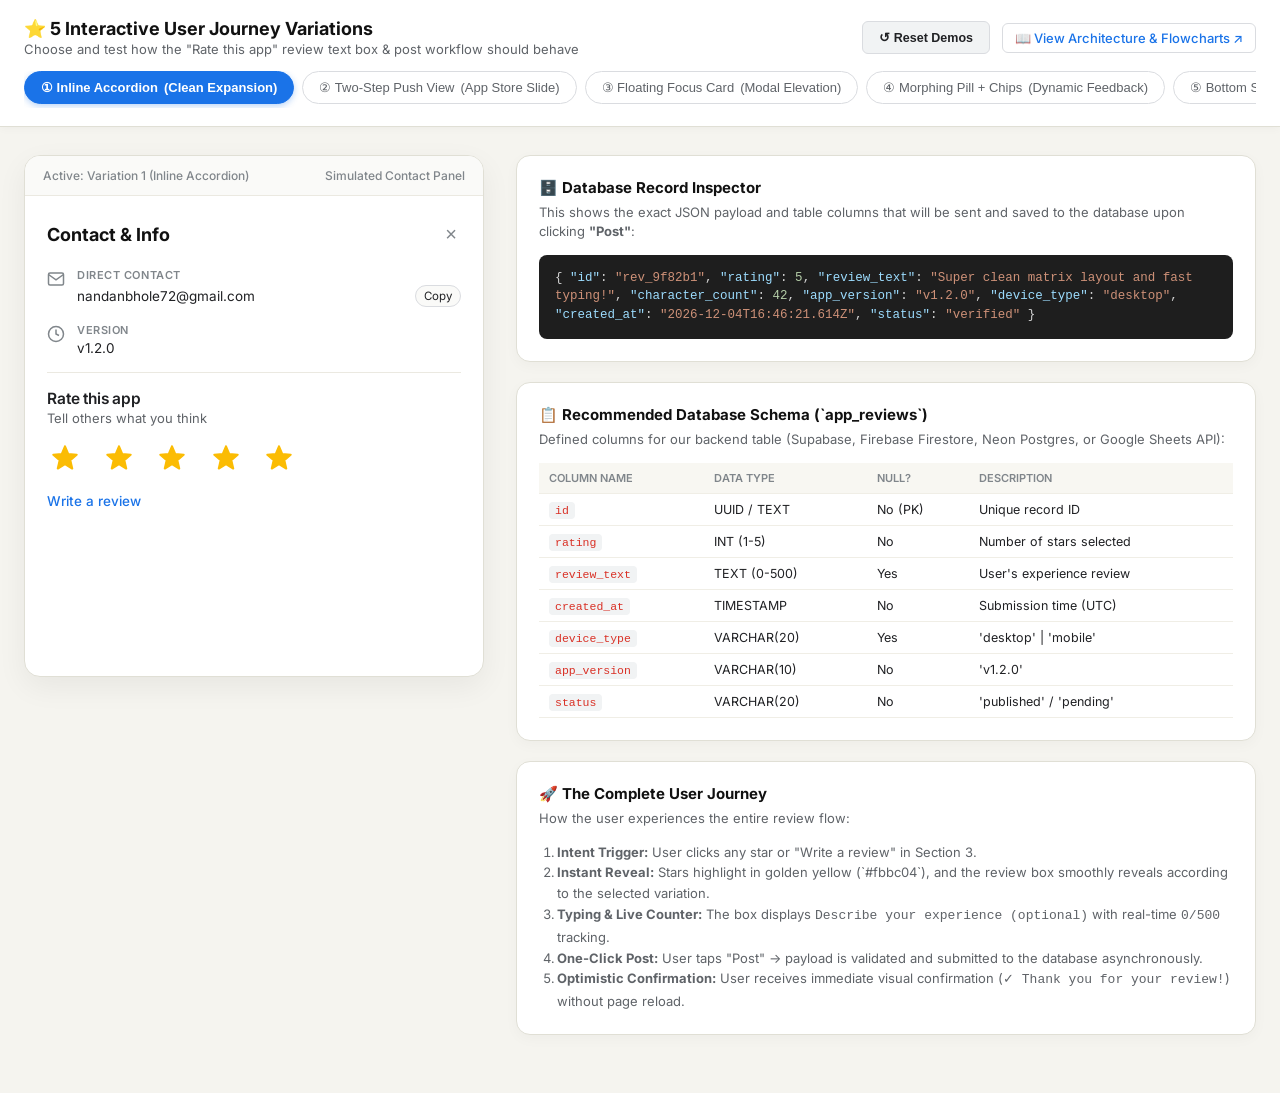
<file: contact-variations.html>
<!DOCTYPE html>
<html lang="en">
<head>
  <meta charset="UTF-8">
  <meta name="viewport" content="width=device-width, initial-scale=1.0">
  <title>Rate This App — 5 User Journey Variations</title>
  <link rel="icon" type="image/svg+xml" href="favicon.svg?v=2">
  <link rel="icon" type="image/png" sizes="32x32" href="favicon-32x32.png?v=2">
  <link rel="icon" type="image/png" sizes="16x16" href="favicon-16x16.png?v=2">
  <link rel="apple-touch-icon" sizes="180x180" href="apple-touch-icon.png?v=2">
  <link rel="preconnect" href="https://fonts.googleapis.com">
  <link rel="preconnect" href="https://fonts.gstatic.com" crossorigin>
  <link href="https://fonts.googleapis.com/css2?family=Inter:wght@400;500;600;700&display=swap" rel="stylesheet">
  <style>
    * {
      box-sizing: border-box;
      margin: 0;
      padding: 0;
    }

    :root {
      --bg: #f5f4ef;
      --surface: #ffffff;
      --text-primary: #202124;
      --text-secondary: #5f6368;
      --text-muted: #80868b;
      --border: #dadce0;
      --border-focus: #1a73e8;
      --star-gold: #fbbc04;
      --star-empty: #5f6368;
      --link-blue: #1a73e8;
      --link-blue-hover: #1557b0;
      --btn-bg: #1a73e8;
      --btn-hover: #1557b0;
      --btn-disabled: #e8eaed;
      --success: #137333;
      --success-bg: #e6f4ea;
    }

    body {
      font-family: 'Inter', system-ui, -apple-system, sans-serif;
      background-color: var(--bg);
      color: var(--text-primary);
      min-height: 100vh;
      display: flex;
      flex-direction: column;
      padding-bottom: 60px;
    }

    /* Top Control Bar */
    .top-header {
      background: #ffffff;
      border-bottom: 1px solid #e0dfd5;
      padding: 18px 24px;
      position: sticky;
      top: 0;
      z-index: 100;
      box-shadow: 0 2px 8px rgba(0,0,0,0.03);
    }

    .header-top-row {
      display: flex;
      justify-content: space-between;
      align-items: center;
      max-width: 1280px;
      margin: 0 auto;
      flex-wrap: wrap;
      gap: 12px;
    }

    .header-title-block h1 {
      font-size: 18px;
      font-weight: 700;
      color: #111;
      display: flex;
      align-items: center;
      gap: 8px;
    }

    .header-title-block p {
      font-size: 13px;
      color: var(--text-secondary);
      margin-top: 2px;
    }

    .header-links {
      display: flex;
      gap: 12px;
      align-items: center;
    }

    .header-link-btn {
      font-size: 13px;
      font-weight: 500;
      color: var(--link-blue);
      text-decoration: none;
      padding: 6px 12px;
      border-radius: 6px;
      border: 1px solid #dadce0;
      background: #fff;
      transition: all 0.15s;
    }

    .header-link-btn:hover {
      background: #f8f9fa;
      border-color: #c0c4c9;
    }

    /* Variations Switcher Tabs */
    .var-tabs-wrapper {
      max-width: 1280px;
      margin: 14px auto 0;
      display: flex;
      gap: 8px;
      overflow-x: auto;
      padding-bottom: 4px;
    }

    .var-tab-btn {
      padding: 8px 16px;
      border-radius: 20px;
      border: 1px solid #dadce0;
      background: #ffffff;
      font-size: 13px;
      font-weight: 500;
      color: var(--text-secondary);
      cursor: pointer;
      display: flex;
      align-items: center;
      gap: 6px;
      white-space: nowrap;
      transition: all 0.18s ease;
    }

    .var-tab-btn:hover {
      background: #f8f9fa;
      color: var(--text-primary);
    }

    .var-tab-btn.active {
      background: #1a73e8;
      color: #ffffff;
      border-color: #1a73e8;
      font-weight: 600;
      box-shadow: 0 2px 6px rgba(26,115,232,0.3);
    }

    /* Main Workspace Layout */
    .main-workspace {
      max-width: 1280px;
      width: 100%;
      margin: 28px auto 0;
      padding: 0 24px;
      display: grid;
      grid-template-columns: 460px 1fr;
      gap: 32px;
      align-items: start;
    }

    @media (max-width: 960px) {
      .main-workspace {
        grid-template-columns: 1fr;
      }
    }

    /* Interactive Drawer Mockup */
    .drawer-stage {
      background: #ffffff;
      border: 1px solid #e0dfd5;
      border-radius: 16px;
      box-shadow: 0 10px 30px rgba(0,0,0,0.06);
      overflow: hidden;
      display: flex;
      flex-direction: column;
      position: relative;
    }

    .drawer-top-banner {
      background: #fafaf8;
      padding: 12px 18px;
      border-bottom: 1px solid #ebe9e1;
      display: flex;
      justify-content: space-between;
      align-items: center;
      font-size: 12px;
      color: var(--text-muted);
      font-weight: 500;
    }

    .drawer-content-body {
      padding: 24px 22px;
      min-height: 480px;
      display: flex;
      flex-direction: column;
      position: relative;
      overflow: hidden;
    }

    /* Fixed Contact Header inside Drawer */
    .drawer-contact-head {
      display: flex;
      justify-content: space-between;
      align-items: center;
      margin-bottom: 20px;
    }

    .drawer-contact-head h2 {
      font-size: 18px;
      font-weight: 700;
      color: #111;
    }

    .close-icon-btn {
      background: none;
      border: none;
      font-size: 20px;
      color: var(--text-muted);
      cursor: pointer;
      line-height: 1;
      padding: 4px;
    }

    /* Drawer Info Sections */
    .mock-info-item {
      display: flex;
      gap: 12px;
      align-items: flex-start;
      margin-bottom: 16px;
    }

    .mock-icon {
      width: 18px;
      height: 18px;
      color: var(--text-muted);
      flex-shrink: 0;
      margin-top: 2px;
    }

    .mock-info-text {
      flex: 1;
    }

    .mock-label {
      font-size: 11px;
      text-transform: uppercase;
      letter-spacing: 0.05em;
      color: var(--text-muted);
      margin-bottom: 3px;
      font-weight: 600;
    }

    .mock-value {
      font-size: 13.5px;
      color: var(--text-primary);
      display: flex;
      align-items: center;
      justify-content: space-between;
    }

    .mock-copy-btn {
      font-size: 11.5px;
      padding: 3px 8px;
      border-radius: 12px;
      border: 1px solid #dadce0;
      background: #fafaf8;
      cursor: pointer;
    }

    .drawer-divider {
      border: none;
      border-top: 1px solid #ebe9e1;
      margin: 16px 0;
    }

    /* =========================================================================
       Section 3: Rate this app (Base Structure)
       ========================================================================= */
    .rate-app-block {
      margin-top: 4px;
      position: relative;
    }

    .rate-app-title {
      font-size: 15.5px;
      font-weight: 600;
      color: var(--text-primary);
      margin-bottom: 2px;
      letter-spacing: -0.01em;
    }

    .rate-app-subtitle {
      font-size: 13px;
      color: var(--text-secondary);
      margin-bottom: 14px;
    }

    /* Stars Row */
    .stars-row {
      display: flex;
      align-items: center;
      justify-content: space-between;
      max-width: 250px;
      margin-bottom: 14px;
    }

    .star-btn {
      background: transparent;
      border: none;
      padding: 4px;
      cursor: pointer;
      display: flex;
      align-items: center;
      justify-content: center;
      outline: none;
      transition: transform 0.16s ease;
    }

    .star-btn:hover {
      transform: scale(1.22);
    }

    .star-svg {
      width: 28px;
      height: 28px;
      fill: none;
      stroke: var(--star-empty);
      stroke-width: 1.8px;
      stroke-linejoin: round;
      transition: fill 0.15s ease, stroke 0.15s ease;
    }

    .star-btn.active .star-svg,
    .star-btn.hovered .star-svg {
      fill: var(--star-gold);
      stroke: var(--star-gold);
    }

    /* Link */
    .write-review-trigger {
      display: inline-block;
      font-size: 13.5px;
      font-weight: 500;
      color: var(--link-blue);
      text-decoration: none;
      cursor: pointer;
      width: fit-content;
      transition: color 0.15s;
    }

    .write-review-trigger:hover {
      color: var(--link-blue-hover);
      text-decoration: underline;
    }

    /* =========================================================================
       Text Box UI Component (Exact User Specs)
       ========================================================================= */
    .review-input-card {
      background: #ffffff;
      border: 1px solid #747775;
      border-radius: 8px;
      padding: 12px 14px 8px;
      position: relative;
      transition: border-color 0.2s, box-shadow 0.2s;
    }

    .review-input-card:focus-within {
      border-color: var(--border-focus);
      border-width: 2px;
      padding: 11px 13px 7px; /* compensate for 2px border */
      box-shadow: 0 0 0 1px rgba(26,115,232,0.15);
    }

    .review-textarea {
      width: 100%;
      min-height: 80px;
      border: none;
      outline: none;
      font-family: inherit;
      font-size: 14px;
      line-height: 1.45;
      color: var(--text-primary);
      resize: vertical;
      background: transparent;
    }

    .review-textarea::placeholder {
      color: #747775;
      font-size: 14px;
    }

    .review-card-footer {
      display: flex;
      justify-content: flex-end;
      align-items: center;
      margin-top: 4px;
    }

    .char-counter {
      font-size: 12px;
      color: var(--text-secondary);
      font-weight: 400;
      letter-spacing: 0.02em;
    }

    .char-counter.limit-near {
      color: #d93025;
      font-weight: 600;
    }

    /* Actions Bar */
    .review-actions-bar {
      display: flex;
      justify-content: flex-end;
      align-items: center;
      gap: 12px;
      margin-top: 14px;
    }

    .btn-text-cancel {
      background: none;
      border: none;
      color: var(--link-blue);
      font-size: 13.5px;
      font-weight: 500;
      padding: 7px 14px;
      border-radius: 20px;
      cursor: pointer;
      transition: background 0.15s;
    }

    .btn-text-cancel:hover {
      background: rgba(26,115,232,0.06);
    }

    .btn-primary-post {
      background: var(--btn-bg);
      color: #ffffff;
      border: none;
      font-size: 13.5px;
      font-weight: 600;
      padding: 8px 22px;
      border-radius: 20px;
      cursor: pointer;
      display: flex;
      align-items: center;
      gap: 6px;
      transition: all 0.18s ease;
      box-shadow: 0 1px 3px rgba(0,0,0,0.12);
    }

    .btn-primary-post:hover {
      background: var(--btn-hover);
      box-shadow: 0 2px 6px rgba(26,115,232,0.3);
    }

    .btn-primary-post:disabled {
      background: var(--btn-disabled);
      color: var(--text-muted);
      cursor: not-allowed;
      box-shadow: none;
    }

    /* =========================================================================
       SPECIFIC VARIATION MECHANISMS
       ========================================================================= */

    /* --- Variation 1: Smooth Inline Accordion --- */
    .v1-expand-container {
      max-height: 0;
      opacity: 0;
      overflow: hidden;
      transform: translateY(-8px);
      transition: max-height 0.35s cubic-bezier(0.2, 0, 0, 1),
                  opacity 0.25s ease,
                  transform 0.35s cubic-bezier(0.2, 0, 0, 1),
                  margin-top 0.35s ease;
    }

    .v1-expand-container.is-open {
      max-height: 300px;
      opacity: 1;
      transform: translateY(0);
      margin-top: 14px;
    }

    /* --- Variation 2: Two-Step Slide Push View --- */
    .v2-view-slider {
      display: flex;
      width: 200%;
      transition: transform 0.38s cubic-bezier(0.16, 1, 0.3, 1);
    }

    .v2-slide-step {
      width: 50%;
      flex-shrink: 0;
    }

    .v2-view-slider.show-review-step {
      transform: translateX(-50%);
    }

    .v2-sub-header {
      display: flex;
      align-items: center;
      gap: 10px;
      margin-bottom: 16px;
    }

    .v2-back-btn {
      background: none;
      border: none;
      font-size: 18px;
      cursor: pointer;
      color: var(--text-secondary);
      padding: 4px 8px;
      border-radius: 50%;
      transition: background 0.15s;
    }

    .v2-back-btn:hover {
      background: #f1f3f4;
    }

    /* --- Variation 3: Floating Focus Card --- */
    .v3-backdrop {
      position: absolute;
      inset: 0;
      background: rgba(32,33,36,0.35);
      backdrop-filter: blur(2px);
      opacity: 0;
      pointer-events: none;
      transition: opacity 0.25s ease;
      z-index: 20;
      display: flex;
      align-items: center;
      justify-content: center;
      padding: 18px;
    }

    .v3-backdrop.is-open {
      opacity: 1;
      pointer-events: auto;
    }

    .v3-floating-modal {
      background: #ffffff;
      width: 100%;
      border-radius: 12px;
      padding: 20px;
      box-shadow: 0 16px 36px rgba(0,0,0,0.18);
      transform: scale(0.92) translateY(10px);
      transition: transform 0.3s cubic-bezier(0.16, 1, 0.3, 1);
    }

    .v3-backdrop.is-open .v3-floating-modal {
      transform: scale(1) translateY(0);
    }

    /* --- Variation 4: Morphing Pill with Sentiment Chips --- */
    .v4-chips-row {
      display: flex;
      flex-wrap: wrap;
      gap: 6px;
      margin-bottom: 12px;
    }

    .v4-chip {
      background: #f1f3f4;
      border: 1px solid #dadce0;
      font-size: 12px;
      padding: 4px 10px;
      border-radius: 14px;
      cursor: pointer;
      transition: all 0.15s;
    }

    .v4-chip:hover {
      background: #e8f0fe;
      border-color: #aecbfa;
    }

    .v4-chip.selected {
      background: #e8f0fe;
      color: #1a73e8;
      border-color: #1a73e8;
      font-weight: 500;
    }

    .v4-rating-summary-pill {
      display: inline-flex;
      align-items: center;
      gap: 6px;
      background: #fef7e0;
      border: 1px solid #fce8b2;
      color: #b06000;
      font-size: 12px;
      font-weight: 600;
      padding: 4px 10px;
      border-radius: 12px;
      margin-bottom: 12px;
    }

    /* --- Variation 5: Mobile-Native Bottom Sheet --- */
    .v5-sheet {
      position: absolute;
      left: 0;
      right: 0;
      bottom: 0;
      background: #ffffff;
      border-top-left-radius: 16px;
      border-top-right-radius: 16px;
      box-shadow: 0 -8px 24px rgba(0,0,0,0.12);
      border-top: 1px solid #dadce0;
      padding: 16px 20px 22px;
      transform: translateY(100%);
      transition: transform 0.36s cubic-bezier(0.16, 1, 0.3, 1);
      z-index: 30;
    }

    .v5-sheet.is-open {
      transform: translateY(0);
    }

    .v5-handle-bar {
      width: 36px;
      height: 4px;
      background: #dadce0;
      border-radius: 2px;
      margin: 0 auto 14px;
    }

    /* Post Success Animation Card */
    .success-alert {
      background: var(--success-bg);
      border: 1px solid #b7e1cd;
      color: var(--success);
      padding: 14px 16px;
      border-radius: 10px;
      display: flex;
      align-items: center;
      gap: 10px;
      font-size: 13.5px;
      font-weight: 500;
      margin-top: 14px;
      animation: fadeIn 0.25s ease;
    }

    @keyframes fadeIn {
      from { opacity: 0; transform: translateY(4px); }
      to { opacity: 1; transform: translateY(0); }
    }

    /* Right Column: Database Inspector & Journey Details */
    .inspector-panel {
      display: flex;
      flex-direction: column;
      gap: 20px;
    }

    .panel-card {
      background: #ffffff;
      border: 1px solid #e0dfd5;
      border-radius: 14px;
      padding: 22px;
      box-shadow: 0 4px 14px rgba(0,0,0,0.03);
    }

    .panel-card h3 {
      font-size: 15px;
      font-weight: 700;
      color: #111;
      margin-bottom: 6px;
      display: flex;
      align-items: center;
      gap: 8px;
    }

    .panel-card p {
      font-size: 13px;
      color: var(--text-secondary);
      line-height: 1.45;
      margin-bottom: 14px;
    }

    /* DB Payload JSON Preview */
    .code-box {
      background: #1e1e1e;
      color: #d4d4d4;
      font-family: Consolas, 'SF Mono', Monaco, monospace;
      font-size: 12.5px;
      padding: 14px 16px;
      border-radius: 8px;
      overflow-x: auto;
      line-height: 1.5;
    }

    .code-box .key { color: #9cdcfe; }
    .code-box .str { color: #ce9178; }
    .code-box .num { color: #b5cea8; }
    .code-box .bool { color: #569cd6; }

    /* Schema Table */
    .schema-table {
      width: 100%;
      border-collapse: collapse;
      font-size: 12.5px;
      margin-top: 10px;
    }

    .schema-table th, .schema-table td {
      padding: 8px 10px;
      text-align: left;
      border-bottom: 1px solid #f0eee6;
    }

    .schema-table th {
      background: #f8f7f2;
      color: var(--text-muted);
      font-weight: 600;
      font-size: 11px;
      text-transform: uppercase;
    }

    .schema-table td code {
      font-family: monospace;
      background: #f1f3f4;
      padding: 2px 6px;
      border-radius: 4px;
      font-size: 11.5px;
      color: #d93025;
    }

    .reset-btn {
      background: #f1f3f4;
      border: 1px solid #dadce0;
      padding: 8px 16px;
      border-radius: 6px;
      font-size: 12.5px;
      font-weight: 600;
      cursor: pointer;
      color: var(--text-primary);
      transition: background 0.15s;
    }

    .reset-btn:hover {
      background: #e8eaed;
    }
  </style>
</head>
<body>

  <!-- Top Header & Variation Switcher -->
  <header class="top-header">
    <div class="header-top-row">
      <div class="header-title-block">
        <h1>⭐ 5 Interactive User Journey Variations</h1>
        <p>Choose and test how the "Rate this app" review text box & post workflow should behave</p>
      </div>
      <div class="header-links">
        <button class="reset-btn" onclick="resetAllDemos()">↺ Reset Demos</button>
        <a href="review-journey-demo.html" class="header-link-btn" target="_blank">📖 View Architecture & Flowcharts ↗</a>
      </div>
    </div>

    <div class="var-tabs-wrapper" id="varTabs">
      <button class="var-tab-btn active" data-var="v1" onclick="switchVariation('v1')">
        <span>① Inline Accordion</span> (Clean Expansion)
      </button>
      <button class="var-tab-btn" data-var="v2" onclick="switchVariation('v2')">
        <span>② Two-Step Push View</span> (App Store Slide)
      </button>
      <button class="var-tab-btn" data-var="v3" onclick="switchVariation('v3')">
        <span>③ Floating Focus Card</span> (Modal Elevation)
      </button>
      <button class="var-tab-btn" data-var="v4" onclick="switchVariation('v4')">
        <span>④ Morphing Pill + Chips</span> (Dynamic Feedback)
      </button>
      <button class="var-tab-btn" data-var="v5" onclick="switchVariation('v5')">
        <span>⑤ Bottom Sheet</span> (Mobile Native Peek)
      </button>
    </div>
  </header>

  <!-- Main Showcase Workspace -->
  <main class="main-workspace">

    <!-- LEFT COLUMN: Interactive Simulated Drawer -->
    <div class="drawer-stage">
      <div class="drawer-top-banner">
        <span id="activeVarLabel">Active: Variation 1 (Inline Accordion)</span>
        <span>Simulated Contact Panel</span>
      </div>

      <div class="drawer-content-body" id="drawerBody">

        <!-- VARIATION 1: Inline Accordion Container -->
        <div id="variation1Container" class="variation-view">
          <div class="drawer-contact-head">
            <h2>Contact & Info</h2>
            <button class="close-icon-btn">×</button>
          </div>

          <div class="mock-info-item">
            <svg class="mock-icon" viewBox="0 0 24 24" fill="none" stroke="currentColor" stroke-width="2"><path d="M4 4h16c1.1 0 2 .9 2 2v12c0 1.1-.9 2-2 2H4c-1.1 0-2-.9-2-2V6c0-1.1.9-2 2-2z"></path><polyline points="22,6 12,13 2,6"></polyline></svg>
            <div class="mock-info-text">
              <div class="mock-label">Direct Contact</div>
              <div class="mock-value">
                <span>nandanbhole72@gmail.com</span>
                <span class="mock-copy-btn">Copy</span>
              </div>
            </div>
          </div>

          <div class="mock-info-item">
            <svg class="mock-icon" viewBox="0 0 24 24" fill="none" stroke="currentColor" stroke-width="2"><circle cx="12" cy="12" r="10"></circle><polyline points="12 6 12 12 16 14"></polyline></svg>
            <div class="mock-info-text">
              <div class="mock-label">Version</div>
              <div class="mock-value">v1.2.0</div>
            </div>
          </div>

          <hr class="drawer-divider">

          <!-- Section 3: Rate This App -->
          <div class="rate-app-block">
            <h3 class="rate-app-title">Rate this app</h3>
            <p class="rate-app-subtitle">Tell others what you think</p>

            <div class="stars-row" id="starsRowV1">
              <!-- 5 Stars generated dynamically -->
            </div>

            <a class="write-review-trigger" id="writeReviewLinkV1" onclick="openReviewV1()">Write a review</a>

            <!-- Expandable Review Box -->
            <div class="v1-expand-container" id="expandBoxV1">
              <div class="review-input-card">
                <textarea class="review-textarea" id="textareaV1" placeholder="Describe your experience (optional)" maxlength="500" oninput="handleInput('v1')"></textarea>
                <div class="review-card-footer">
                  <span class="char-counter" id="counterV1">0/500</span>
                </div>
              </div>

              <div class="review-actions-bar">
                <button class="btn-text-cancel" onclick="closeReviewV1()">Cancel</button>
                <button class="btn-primary-post" onclick="submitReview('v1')">Post</button>
              </div>
            </div>

            <div id="successV1"></div>
          </div>
        </div>

        <!-- VARIATION 2: Two-Step Push View -->
        <div id="variation2Container" class="variation-view" style="display: none; width: 100%;">
          <div class="v2-view-slider" id="v2Slider">

            <!-- Step 1: Main Drawer -->
            <div class="v2-slide-step">
              <div class="drawer-contact-head">
                <h2>Contact & Info</h2>
                <button class="close-icon-btn">×</button>
              </div>

              <div class="mock-info-item">
                <svg class="mock-icon" viewBox="0 0 24 24" fill="none" stroke="currentColor" stroke-width="2"><path d="M4 4h16c1.1 0 2 .9 2 2v12c0 1.1-.9 2-2 2H4c-1.1 0-2-.9-2-2V6c0-1.1.9-2 2-2z"></path><polyline points="22,6 12,13 2,6"></polyline></svg>
                <div class="mock-info-text">
                  <div class="mock-label">Direct Contact</div>
                  <div class="mock-value">nandanbhole72@gmail.com</div>
                </div>
              </div>

              <hr class="drawer-divider">

              <div class="rate-app-block">
                <h3 class="rate-app-title">Rate this app</h3>
                <p class="rate-app-subtitle">Tell others what you think</p>
                <div class="stars-row" id="starsRowV2"></div>
                <a class="write-review-trigger" onclick="openReviewV2()">Write a review →</a>
              </div>
            </div>

            <!-- Step 2: Dedicated Review Screen -->
            <div class="v2-slide-step" style="padding-left: 20px;">
              <div class="v2-sub-header">
                <button class="v2-back-btn" onclick="closeReviewV2()">←</button>
                <h2 style="font-size: 16px; font-weight: 700;">Rate Impact Framework</h2>
              </div>

              <div style="display: flex; justify-content: center; margin: 10px 0 20px;">
                <div class="stars-row" id="starsRowV2Sub" style="max-width: 220px;"></div>
              </div>

              <div class="review-input-card">
                <textarea class="review-textarea" id="textareaV2" placeholder="Describe your experience (optional)" maxlength="500" style="min-height: 120px;" oninput="handleInput('v2')"></textarea>
                <div class="review-card-footer">
                  <span class="char-counter" id="counterV2">0/500</span>
                </div>
              </div>

              <div class="review-actions-bar">
                <button class="btn-text-cancel" onclick="closeReviewV2()">Cancel</button>
                <button class="btn-primary-post" onclick="submitReview('v2')">Post</button>
              </div>

              <div id="successV2"></div>
            </div>

          </div>
        </div>

        <!-- VARIATION 3: Floating Focus Card -->
        <div id="variation3Container" class="variation-view" style="display: none;">
          <div class="drawer-contact-head">
            <h2>Contact & Info</h2>
            <button class="close-icon-btn">×</button>
          </div>

          <div class="mock-info-item">
            <svg class="mock-icon" viewBox="0 0 24 24" fill="none" stroke="currentColor" stroke-width="2"><path d="M4 4h16c1.1 0 2 .9 2 2v12c0 1.1-.9 2-2 2H4c-1.1 0-2-.9-2-2V6c0-1.1.9-2 2-2z"></path><polyline points="22,6 12,13 2,6"></polyline></svg>
            <div class="mock-info-text">
              <div class="mock-label">Direct Contact</div>
              <div class="mock-value">nandanbhole72@gmail.com</div>
            </div>
          </div>

          <hr class="drawer-divider">

          <div class="rate-app-block">
            <h3 class="rate-app-title">Rate this app</h3>
            <p class="rate-app-subtitle">Tell others what you think</p>
            <div class="stars-row" id="starsRowV3"></div>
            <a class="write-review-trigger" onclick="openReviewV3()">Write a review</a>
            <div id="successV3"></div>
          </div>

          <!-- Elevated Card Modal -->
          <div class="v3-backdrop" id="backdropV3" onclick="handleBackdropClick(event, 'v3')">
            <div class="v3-floating-modal" onclick="event.stopPropagation()">
              <h4 style="font-size: 15px; font-weight: 700; margin-bottom: 12px;">Share your experience</h4>
              <div class="stars-row" id="starsRowV3Modal" style="margin-bottom: 16px;"></div>

              <div class="review-input-card">
                <textarea class="review-textarea" id="textareaV3" placeholder="Describe your experience (optional)" maxlength="500" oninput="handleInput('v3')"></textarea>
                <div class="review-card-footer">
                  <span class="char-counter" id="counterV3">0/500</span>
                </div>
              </div>

              <div class="review-actions-bar">
                <button class="btn-text-cancel" onclick="closeReviewV3()">Cancel</button>
                <button class="btn-primary-post" onclick="submitReview('v3')">Post</button>
              </div>
            </div>
          </div>
        </div>

        <!-- VARIATION 4: Morphing Pill with Sentiment Chips -->
        <div id="variation4Container" class="variation-view" style="display: none;">
          <div class="drawer-contact-head">
            <h2>Contact & Info</h2>
            <button class="close-icon-btn">×</button>
          </div>

          <div class="mock-info-item">
            <svg class="mock-icon" viewBox="0 0 24 24" fill="none" stroke="currentColor" stroke-width="2"><path d="M4 4h16c1.1 0 2 .9 2 2v12c0 1.1-.9 2-2 2H4c-1.1 0-2-.9-2-2V6c0-1.1.9-2 2-2z"></path><polyline points="22,6 12,13 2,6"></polyline></svg>
            <div class="mock-info-text">
              <div class="mock-label">Direct Contact</div>
              <div class="mock-value">nandanbhole72@gmail.com</div>
            </div>
          </div>

          <hr class="drawer-divider">

          <div class="rate-app-block">
            <h3 class="rate-app-title">Rate this app</h3>
            <p class="rate-app-subtitle">Tell others what you think</p>
            <div class="stars-row" id="starsRowV4"></div>
            <a class="write-review-trigger" id="triggerV4" onclick="openReviewV4()">Write a review</a>

            <div class="v1-expand-container" id="expandBoxV4">
              <div class="v4-rating-summary-pill" id="v4SummaryPill">★ 5 Stars Selected</div>

              <!-- Quick sentiment pills for effortless reviews -->
              <div class="v4-chips-row">
                <button class="v4-chip" type="button" onclick="addChipText('⚡ Fast & distraction-free', 'v4')">⚡ Fast & distraction-free</button>
                <button class="v4-chip" type="button" onclick="addChipText('🎯 Great 2x2 priority matrix', 'v4')">🎯 Great 2x2 priority matrix</button>
                <button class="v4-chip" type="button" onclick="addChipText('✍️ Smooth Docs Silk typing', 'v4')">✍️ Smooth Docs Silk typing</button>
              </div>

              <div class="review-input-card">
                <textarea class="review-textarea" id="textareaV4" placeholder="Describe your experience (optional)" maxlength="500" oninput="handleInput('v4')"></textarea>
                <div class="review-card-footer">
                  <span class="char-counter" id="counterV4">0/500</span>
                </div>
              </div>

              <div class="review-actions-bar">
                <button class="btn-text-cancel" onclick="closeReviewV4()">Cancel</button>
                <button class="btn-primary-post" onclick="submitReview('v4')">Post</button>
              </div>
            </div>

            <div id="successV4"></div>
          </div>
        </div>

        <!-- VARIATION 5: Mobile-Native Bottom Sheet -->
        <div id="variation5Container" class="variation-view" style="display: none;">
          <div class="drawer-contact-head">
            <h2>Contact & Info</h2>
            <button class="close-icon-btn">×</button>
          </div>

          <div class="mock-info-item">
            <svg class="mock-icon" viewBox="0 0 24 24" fill="none" stroke="currentColor" stroke-width="2"><path d="M4 4h16c1.1 0 2 .9 2 2v12c0 1.1-.9 2-2 2H4c-1.1 0-2-.9-2-2V6c0-1.1.9-2 2-2z"></path><polyline points="22,6 12,13 2,6"></polyline></svg>
            <div class="mock-info-text">
              <div class="mock-label">Direct Contact</div>
              <div class="mock-value">nandanbhole72@gmail.com</div>
            </div>
          </div>

          <hr class="drawer-divider">

          <div class="rate-app-block">
            <h3 class="rate-app-title">Rate this app</h3>
            <p class="rate-app-subtitle">Tell others what you think</p>
            <div class="stars-row" id="starsRowV5"></div>
            <a class="write-review-trigger" onclick="openReviewV5()">Write a review</a>
            <div id="successV5"></div>
          </div>

          <!-- Bottom Sheet Peek Panel -->
          <div class="v5-sheet" id="sheetV5">
            <div class="v5-handle-bar"></div>
            <div style="display: flex; justify-content: space-between; align-items: center; margin-bottom: 12px;">
              <h4 style="font-size: 15px; font-weight: 700;">Rate your experience</h4>
              <button class="close-icon-btn" onclick="closeReviewV5()">×</button>
            </div>
            <div class="stars-row" id="starsRowV5Sheet" style="margin-bottom: 14px;"></div>

            <div class="review-input-card">
              <textarea class="review-textarea" id="textareaV5" placeholder="Describe your experience (optional)" maxlength="500" oninput="handleInput('v5')"></textarea>
              <div class="review-card-footer">
                <span class="char-counter" id="counterV5">0/500</span>
              </div>
            </div>

            <div class="review-actions-bar">
              <button class="btn-text-cancel" onclick="closeReviewV5()">Cancel</button>
              <button class="btn-primary-post" onclick="submitReview('v5')">Post</button>
            </div>
          </div>
        </div>

      </div>
    </div>

    <!-- RIGHT COLUMN: Real-Time Database Inspector & Journey Details -->
    <div class="inspector-panel">

      <!-- Real-time Database Record Viewer -->
      <div class="panel-card">
        <h3>🗄️ Database Record Inspector</h3>
        <p>This shows the exact JSON payload and table columns that will be sent and saved to the database upon clicking <strong>"Post"</strong>:</p>

        <div class="code-box" id="dbJsonPreview">
{
  <span class="key">"id"</span>: <span class="str">"rev_9f82b1"</span>,
  <span class="key">"rating"</span>: <span class="num" id="prevRating">5</span>,
  <span class="key">"review_text"</span>: <span class="str" id="prevReview">"Super clean matrix layout and fast typing!"</span>,
  <span class="key">"character_count"</span>: <span class="num" id="prevChars">44</span>,
  <span class="key">"app_version"</span>: <span class="str">"v1.2.0"</span>,
  <span class="key">"device_type"</span>: <span class="str">"desktop"</span>,
  <span class="key">"created_at"</span>: <span class="str" id="prevTimestamp">"2026-09-06T18:28:45.102Z"</span>,
  <span class="key">"status"</span>: <span class="str">"verified"</span>
}
        </div>
      </div>

      <!-- Defined Database Schema Columns -->
      <div class="panel-card">
        <h3>📋 Recommended Database Schema (`app_reviews`)</h3>
        <p>Defined columns for our backend table (Supabase, Firebase Firestore, Neon Postgres, or Google Sheets API):</p>

        <table class="schema-table">
          <thead>
            <tr>
              <th>Column Name</th>
              <th>Data Type</th>
              <th>Null?</th>
              <th>Description</th>
            </tr>
          </thead>
          <tbody>
            <tr>
              <td><code>id</code></td>
              <td>UUID / TEXT</td>
              <td>No (PK)</td>
              <td>Unique record ID</td>
            </tr>
            <tr>
              <td><code>rating</code></td>
              <td>INT (1-5)</td>
              <td>No</td>
              <td>Number of stars selected</td>
            </tr>
            <tr>
              <td><code>review_text</code></td>
              <td>TEXT (0-500)</td>
              <td>Yes</td>
              <td>User's experience review</td>
            </tr>
            <tr>
              <td><code>created_at</code></td>
              <td>TIMESTAMP</td>
              <td>No</td>
              <td>Submission time (UTC)</td>
            </tr>
            <tr>
              <td><code>device_type</code></td>
              <td>VARCHAR(20)</td>
              <td>Yes</td>
              <td>'desktop' | 'mobile'</td>
            </tr>
            <tr>
              <td><code>app_version</code></td>
              <td>VARCHAR(10)</td>
              <td>No</td>
              <td>'v1.2.0'</td>
            </tr>
            <tr>
              <td><code>status</code></td>
              <td>VARCHAR(20)</td>
              <td>No</td>
              <td>'published' / 'pending'</td>
            </tr>
          </tbody>
        </table>
      </div>

      <!-- User Journey Breakdown -->
      <div class="panel-card">
        <h3>🚀 The Complete User Journey</h3>
        <p>How the user experiences the entire review flow:</p>
        <ol style="margin-left: 18px; font-size: 13px; color: var(--text-secondary); line-height: 1.6;">
          <li><strong>Intent Trigger:</strong> User clicks any star or "Write a review" in Section 3.</li>
          <li><strong>Instant Reveal:</strong> Stars highlight in golden yellow (`#fbbc04`), and the review box smoothly reveals according to the selected variation.</li>
          <li><strong>Typing & Live Counter:</strong> The box displays <code>Describe your experience (optional)</code> with real-time <code>0/500</code> tracking.</li>
          <li><strong>One-Click Post:</strong> User taps "Post" -> payload is validated and submitted to the database asynchronously.</li>
          <li><strong>Optimistic Confirmation:</strong> User receives immediate visual confirmation (<code>✓ Thank you for your review!</code>) without page reload.</li>
        </ol>
      </div>

    </div>

  </main>

  <!-- Interactive JavaScript -->
  <script>
    const STAR_SVG = `<svg viewBox="0 0 24 24" class="star-svg"><path d="M12 17.27L18.18 21l-1.64-7.03L22 9.24l-7.19-.61L12 2 9.19 8.63 2 9.24l5.46 4.73L5.82 21z"/></svg>`;

    // State
    const state = {
      activeVariation: 'v1',
      rating: 5,
      reviewText: "Super clean matrix layout and fast typing!",
      ratings: { v1: 5, v2: 5, v3: 5, v4: 5, v5: 5 }
    };

    // Initialize all star bars
    function initStars() {
      const starContainers = [
        { id: 'starsRowV1', varKey: 'v1', onSelect: () => openReviewV1() },
        { id: 'starsRowV2', varKey: 'v2', onSelect: () => openReviewV2() },
        { id: 'starsRowV2Sub', varKey: 'v2', onSelect: null },
        { id: 'starsRowV3', varKey: 'v3', onSelect: () => openReviewV3() },
        { id: 'starsRowV3Modal', varKey: 'v3', onSelect: null },
        { id: 'starsRowV4', varKey: 'v4', onSelect: () => openReviewV4() },
        { id: 'starsRowV5', varKey: 'v5', onSelect: () => openReviewV5() },
        { id: 'starsRowV5Sheet', varKey: 'v5', onSelect: null }
      ];

      starContainers.forEach(({ id, varKey, onSelect }) => {
        const el = document.getElementById(id);
        if (!el) return;
        el.innerHTML = '';
        for (let i = 1; i <= 5; i++) {
          const btn = document.createElement('button');
          btn.className = 'star-btn';
          btn.type = 'button';
          btn.dataset.rating = i;
          btn.innerHTML = STAR_SVG;

          btn.addEventListener('pointerenter', () => {
            highlightContainerStars(el, i);
          });

          btn.addEventListener('click', () => {
            state.rating = i;
            state.ratings[varKey] = i;
            highlightAllForVariation(varKey, i);
            updateDbInspector();
            if (onSelect) onSelect();
          });

          el.appendChild(btn);
        }

        highlightContainerStars(el, state.ratings[varKey]);
        el.addEventListener('pointerleave', () => {
          highlightContainerStars(el, state.ratings[varKey]);
        });
      });
    }

    function highlightContainerStars(container, val) {
      container.querySelectorAll('.star-btn').forEach(btn => {
        const r = parseInt(btn.dataset.rating, 10);
        btn.classList.toggle('active', r <= val);
      });
    }

    function highlightAllForVariation(varKey, val) {
      if (varKey === 'v1') {
        highlightContainerStars(document.getElementById('starsRowV1'), val);
      } else if (varKey === 'v2') {
        highlightContainerStars(document.getElementById('starsRowV2'), val);
        highlightContainerStars(document.getElementById('starsRowV2Sub'), val);
      } else if (varKey === 'v3') {
        highlightContainerStars(document.getElementById('starsRowV3'), val);
        highlightContainerStars(document.getElementById('starsRowV3Modal'), val);
      } else if (varKey === 'v4') {
        highlightContainerStars(document.getElementById('starsRowV4'), val);
        const pill = document.getElementById('v4SummaryPill');
        if (pill) pill.textContent = `★ ${val} Star${val > 1 ? 's' : ''} Selected`;
      } else if (varKey === 'v5') {
        highlightContainerStars(document.getElementById('starsRowV5'), val);
        highlightContainerStars(document.getElementById('starsRowV5Sheet'), val);
      }
    }

    // Switch between the 5 variations
    function switchVariation(varKey) {
      state.activeVariation = varKey;
      document.querySelectorAll('.var-tab-btn').forEach(btn => {
        btn.classList.toggle('active', btn.dataset.var === varKey);
      });

      const labels = {
        v1: 'Variation 1: Inline Accordion (Clean Expansion)',
        v2: 'Variation 2: Two-Step Push View (Dedicated Screen)',
        v3: 'Variation 3: Floating Focus Card (Modal Elevation)',
        v4: 'Variation 4: Morphing Pill + Sentiment Chips',
        v5: 'Variation 5: Mobile-Native Bottom Sheet'
      };
      document.getElementById('activeVarLabel').textContent = labels[varKey];

      for (let i = 1; i <= 5; i++) {
        const view = document.getElementById(`variation${i}Container`);
        if (view) view.style.display = (varKey === `v${i}`) ? 'block' : 'none';
      }
    }

    // Variation 1 Handlers
    function openReviewV1() {
      document.getElementById('expandBoxV1').classList.add('is-open');
      document.getElementById('writeReviewLinkV1').style.display = 'none';
      setTimeout(() => document.getElementById('textareaV1').focus(), 150);
    }
    function closeReviewV1() {
      document.getElementById('expandBoxV1').classList.remove('is-open');
      document.getElementById('writeReviewLinkV1').style.display = 'inline-block';
    }

    // Variation 2 Handlers
    function openReviewV2() {
      document.getElementById('v2Slider').classList.add('show-review-step');
      setTimeout(() => document.getElementById('textareaV2').focus(), 250);
    }
    function closeReviewV2() {
      document.getElementById('v2Slider').classList.remove('show-review-step');
    }

    // Variation 3 Handlers
    function openReviewV3() {
      document.getElementById('backdropV3').classList.add('is-open');
      setTimeout(() => document.getElementById('textareaV3').focus(), 150);
    }
    function closeReviewV3() {
      document.getElementById('backdropV3').classList.remove('is-open');
    }
    function handleBackdropClick(e, v) {
      if (e.target.id === 'backdropV3') closeReviewV3();
    }

    // Variation 4 Handlers
    function openReviewV4() {
      document.getElementById('expandBoxV4').classList.add('is-open');
      document.getElementById('triggerV4').style.display = 'none';
    }
    function closeReviewV4() {
      document.getElementById('expandBoxV4').classList.remove('is-open');
      document.getElementById('triggerV4').style.display = 'inline-block';
    }
    function addChipText(text, varKey) {
      const ta = document.getElementById(`textarea${varKey.toUpperCase()}`);
      if (!ta) return;
      if (ta.value) {
        ta.value = `${ta.value.trim()} • ${text}`;
      } else {
        ta.value = text;
      }
      handleInput(varKey);
    }

    // Variation 5 Handlers
    function openReviewV5() {
      document.getElementById('sheetV5').classList.add('is-open');
      setTimeout(() => document.getElementById('textareaV5').focus(), 200);
    }
    function closeReviewV5() {
      document.getElementById('sheetV5').classList.remove('is-open');
    }

    // Live Textarea & Counter Handler
    function handleInput(varKey) {
      const ta = document.getElementById(`textarea${varKey.toUpperCase()}`);
      const counter = document.getElementById(`counter${varKey.toUpperCase()}`);
      if (!ta || !counter) return;

      const len = ta.value.length;
      counter.textContent = `${len}/500`;
      counter.classList.toggle('limit-near', len > 450);

      state.reviewText = ta.value;
      updateDbInspector();
    }

    // Simulate Post Submission
    function submitReview(varKey) {
      const ta = document.getElementById(`textarea${varKey.toUpperCase()}`);
      const reviewText = ta ? ta.value : '';
      const rating = state.ratings[varKey] || 5;

      const successHtml = `
        <div class="success-alert">
          <span>✓</span>
          <span>Thank you! Your ${rating}-star review was posted and stored in the database.</span>
        </div>
      `;

      const target = document.getElementById(`success${varKey.toUpperCase()}`);
      if (target) {
        target.innerHTML = successHtml;
      }

      // Close open modals/sheets
      if (varKey === 'v1') closeReviewV1();
      if (varKey === 'v2') closeReviewV2();
      if (varKey === 'v3') closeReviewV3();
      if (varKey === 'v4') closeReviewV4();
      if (varKey === 'v5') closeReviewV5();

      updateDbInspector(true);
    }

    // Update the live Database Inspector on the right
    function updateDbInspector(isPosted = false) {
      const id = isPosted ? 'rev_' + Math.random().toString(36).substr(2, 6) : 'rev_9f82b1';
      const rating = state.rating || 5;
      const text = state.reviewText || "Super clean matrix layout and fast typing!";
      const chars = text.length;
      const timestamp = new Date().toISOString();

      const elRating = document.getElementById('prevRating');
      const elReview = document.getElementById('prevReview');
      const elChars = document.getElementById('prevChars');
      const elTime = document.getElementById('prevTimestamp');

      if (elRating) elRating.textContent = rating;
      if (elReview) elReview.textContent = `"${text.replace(/"/g, '\\"')}"`;
      if (elChars) elChars.textContent = chars;
      if (elTime) elTime.textContent = `"${timestamp}"`;
    }

    // Reset All Demos
    function resetAllDemos() {
      for (let i = 1; i <= 5; i++) {
        const ta = document.getElementById(`textareaV${i}`);
        if (ta) ta.value = '';
        const counter = document.getElementById(`counterV${i}`);
        if (counter) counter.textContent = '0/500';
        const succ = document.getElementById(`successV${i}`);
        if (succ) succ.innerHTML = '';
      }
      closeReviewV1();
      closeReviewV2();
      closeReviewV3();
      closeReviewV4();
      closeReviewV5();
      state.rating = 5;
      state.reviewText = "";
      initStars();
      updateDbInspector();
    }

    // Run on load
    window.addEventListener('DOMContentLoaded', () => {
      initStars();
      updateDbInspector();
    });
  </script>
</body>
</html>
</file>
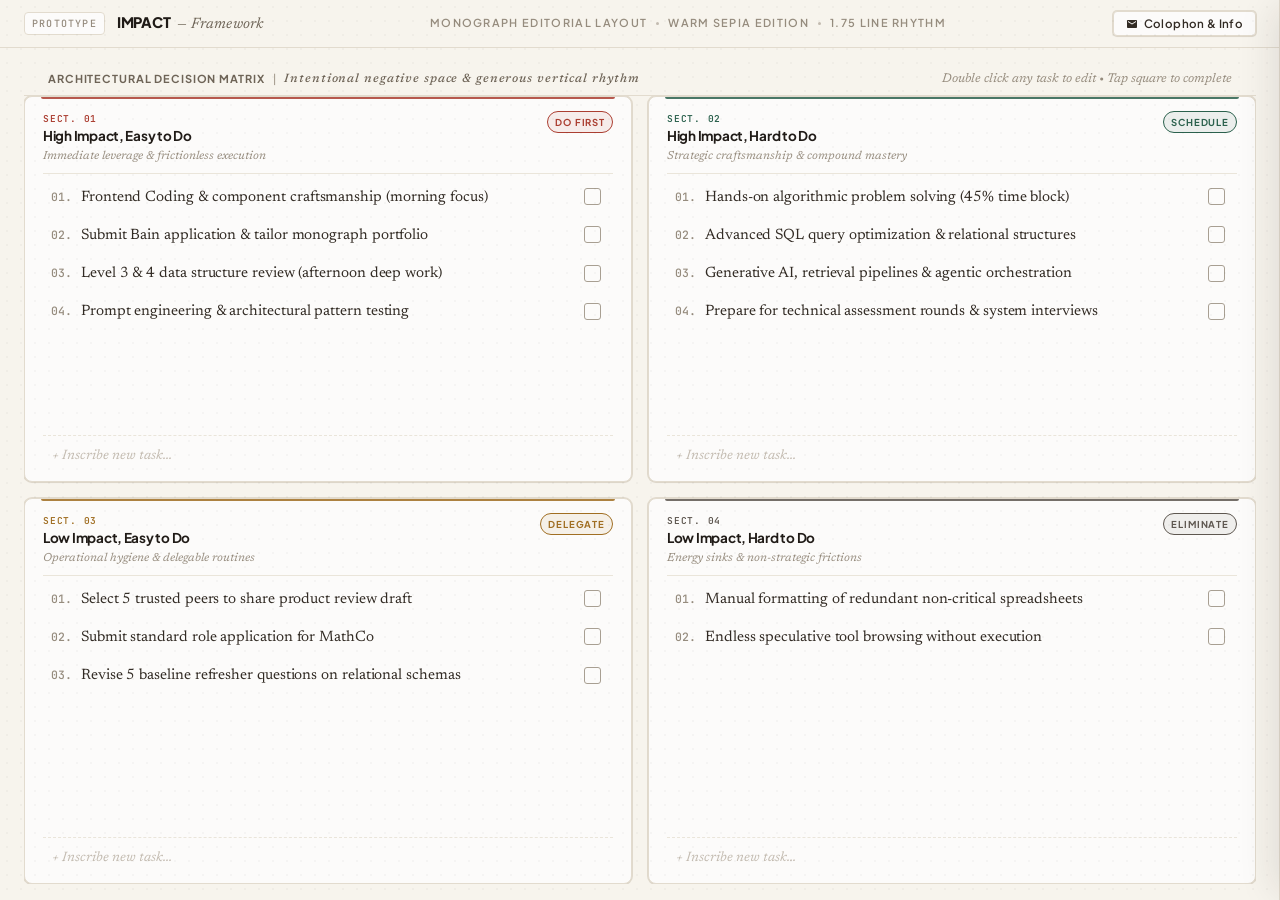
<file: prototype.html>
<!DOCTYPE html>
<html lang="en">
<head>
  <meta charset="UTF-8">
  <meta name="viewport" content="width=device-width, initial-scale=1.0">
  <title>Impact Framework — Editorial Monograph Prototype</title>
  <link rel="icon" type="image/svg+xml" href="favicon.svg?v=2">
  <link rel="icon" type="image/png" sizes="32x32" href="favicon-32x32.png?v=2">
  <link rel="icon" type="image/png" sizes="16x16" href="favicon-16x16.png?v=2">
  <link rel="apple-touch-icon" sizes="180x180" href="apple-touch-icon.png?v=2">
  
  <!-- Curated Font Pairings: Newsreader (Authoritative Editorial Serif) + Plus Jakarta Sans (Crisp Modern Architectural Sans) + JetBrains Mono -->
  <link rel="preconnect" href="https://fonts.googleapis.com">
  <link rel="preconnect" href="https://fonts.gstatic.com" crossorigin>
  <link href="https://fonts.googleapis.com/css2?family=JetBrains+Mono:wght@400;500;600&family=Newsreader:ital,opsz,wght@0,6..72,300;0,6..72,400;0,6..72,500;0,6..72,600;1,6..72,400;1,6..72,500&family=Plus+Jakarta+Sans:wght@400;500;600;700;800&display=swap" rel="stylesheet">

  <style>
    /* ==========================================================================
       ARCHITECTURAL EDITORIAL MONOGRAPH DESIGN SYSTEM
       Awwwards-Tier Warm Sepia / Parchment Aesthetic
       ========================================================================== */
    :root {
      /* Warm Parchment Palette (Zero Harsh Black & White) */
      --bg-base: #f7f4ed;              /* Authentic warm monograph paper */
      --bg-surface: #fcfbfa;           /* Off-cream elevated paper surface */
      --bg-surface-subtle: #f1ede3;    /* Secondary warm parchment recess */
      --bg-surface-glass: rgba(247, 244, 237, 0.82); /* Frosted ambient glass */
      
      /* Deep Warm Espresso Typography Hierarchy */
      --ink-espresso: #201b17;         /* Deepest espresso heading ink */
      --ink-primary: #322b24;          /* Warm readable text for tasks */
      --ink-secondary: #6e6457;        /* Weathered editorial sepia */
      --ink-tertiary: #968c7e;         /* Light caption sepia */
      --ink-faint: #c3bbb0;            /* Gentle boundary & placeholder */
      
      /* Architectural Hairlines & Contour Rings */
      --border-contour: #e2dbce;       /* Visible crisp architectural hairline */
      --border-contour-subtle: #eae5da;/* Softer internal quadrant hairline */
      --contour-ring: rgba(32, 27, 23, 0.05); /* Structural edge ambient ring */
      --contour-focus: rgba(32, 27, 23, 0.16);
      
      /* Curated Tinted Neutrals — Editorial Quadrant Accents */
      --tint-q1: #ab3e31;              /* Terracotta Venetian Red */
      --tint-q1-soft: rgba(171, 62, 49, 0.08);
      --tint-q2: #2b614d;              /* Antique Cypress Green */
      --tint-q2-soft: rgba(43, 97, 77, 0.08);
      --tint-q3: #a06e22;              /* Warm Ocre / Raw Sienna */
      --tint-q3-soft: rgba(160, 110, 34, 0.08);
      --tint-q4: #5e5750;              /* Architectural Warm Umber */
      --tint-q4-soft: rgba(94, 87, 80, 0.08);

      /* Typography Tokens */
      --font-serif: 'Newsreader', Georgia, Cambria, serif;
      --font-sans: 'Plus Jakarta Sans', system-ui, -apple-system, sans-serif;
      --font-mono: 'JetBrains Mono', monospace;

      /* Intentional Spatial Rhythm & Micro Spacing */
      --radius-sm: 4px;
      --radius-md: 8px;
      --radius-lg: 12px;
      --radius-pill: 999px;
      
      --shadow-micro: 0 1px 2px rgba(32, 27, 23, 0.03), 0 0 0 1px var(--border-contour);
      --shadow-lift: 0 4px 14px -3px rgba(32, 27, 23, 0.07), 0 0 0 1px var(--border-contour);
      --shadow-drawer: -12px 0 36px -8px rgba(32, 27, 23, 0.12), -1px 0 0 var(--border-contour);
    }

    /* Reset & Clean Foundation */
    *, *::before, *::after {
      box-sizing: border-box;
      margin: 0;
      padding: 0;
      -webkit-font-smoothing: antialiased;
      -moz-osx-font-smoothing: grayscale;
    }

    html, body {
      width: 100vw;
      height: 100vh;
      height: 100dvh;
      margin: 0;
      padding: 0;
      overflow: hidden; /* Completely fit on screen: ZERO page-level scrolling */
      background-color: var(--bg-base);
      color: var(--ink-primary);
      font-family: var(--font-serif);
      font-size: 14.5px;
      line-height: 1.7; /* Generous line height */
      user-select: none;
    }

    /* Subtle Architectural Grain Overlay for High-End Monograph Tactility */
    body::before {
      content: "";
      position: fixed;
      inset: 0;
      pointer-events: none;
      opacity: 0.032;
      z-index: 9999;
      background-image: radial-gradient(var(--ink-espresso) 0.75px, transparent 0.75px);
      background-size: 14px 14px;
    }

    /* Screen Wrapper */
    .app-screen {
      width: 100vw;
      height: 100vh;
      height: 100dvh;
      display: flex;
      flex-direction: column;
      overflow: hidden;
    }

    /* ==========================================================================
       TOP APP BAR — Minimalist Editorial Header (Compact Fixed 48px)
       ========================================================================== */
    .editorial-header {
      height: 48px;
      padding: 0 24px;
      flex-shrink: 0;
      display: flex;
      align-items: center;
      justify-content: space-between;
      background: var(--bg-surface-glass);
      backdrop-filter: blur(14px);
      -webkit-backdrop-filter: blur(14px);
      border-bottom: 1px solid var(--border-contour);
      z-index: 40;
    }

    .header-left {
      display: flex;
      align-items: center;
      gap: 12px;
    }

    .monograph-label {
      font-family: var(--font-mono);
      font-size: 10px;
      font-weight: 500;
      text-transform: uppercase;
      letter-spacing: 0.12em;
      color: var(--ink-tertiary);
      padding: 2px 7px;
      border: 1px solid var(--border-contour);
      border-radius: var(--radius-sm);
      background: var(--bg-surface);
    }

    /* Title: Bold Architectural Sans + Refined Editorial Serif Pair */
    .brand-title {
      font-family: var(--font-sans);
      font-size: 14.5px;
      font-weight: 800;
      letter-spacing: -0.015em;
      color: var(--ink-espresso);
      display: inline-flex;
      align-items: baseline;
      gap: 6px;
      text-decoration: none;
    }

    .brand-title .title-accent {
      font-family: var(--font-serif);
      font-style: italic;
      font-weight: 400;
      font-size: 15px;
      color: var(--ink-secondary);
      letter-spacing: 0.01em;
    }

    .header-center-info {
      font-family: var(--font-sans);
      font-size: 11px;
      font-weight: 600;
      text-transform: uppercase;
      letter-spacing: 0.12em;
      color: var(--ink-tertiary);
      display: flex;
      align-items: center;
      gap: 9px;
    }

    .header-center-info .dot-divider {
      width: 3px;
      height: 3px;
      border-radius: 50%;
      background: var(--ink-faint);
    }

    .header-right {
      display: flex;
      align-items: center;
      gap: 12px;
    }

    /* Minimalist Tactile Action Button */
    .btn-minimal {
      font-family: var(--font-sans);
      font-size: 11.5px;
      font-weight: 600;
      letter-spacing: 0.03em;
      color: var(--ink-primary);
      background: var(--bg-surface);
      border: 1px solid var(--border-contour);
      padding: 4px 12px;
      border-radius: var(--radius-sm);
      cursor: pointer;
      display: inline-flex;
      align-items: center;
      gap: 6px;
      outline: none;
      transition: all 0.2s cubic-bezier(0.16, 1, 0.3, 1);
      box-shadow: var(--shadow-micro);
    }

    .btn-minimal:hover {
      background: var(--ink-espresso);
      color: var(--bg-base);
      border-color: var(--ink-espresso);
      transform: translateY(-1px);
      box-shadow: 0 3px 8px rgba(32, 27, 23, 0.1);
    }

    .btn-minimal:active {
      transform: translateY(0);
    }

    .btn-minimal svg {
      width: 12px;
      height: 12px;
      fill: currentColor;
    }

    /* Sub-bar / Prologue Strip (Fixed 32px height) */
    .monograph-prologue {
      height: 32px;
      flex-shrink: 0;
      padding: 0 24px;
      display: flex;
      align-items: center;
      justify-content: space-between;
      border-bottom: 1px solid var(--border-contour);
      background: var(--bg-base);
      user-select: none;
    }

    .prologue-title {
      font-family: var(--font-sans);
      font-size: 11px;
      font-weight: 700;
      letter-spacing: 0.08em;
      text-transform: uppercase;
      color: var(--ink-secondary);
      display: flex;
      align-items: center;
      gap: 8px;
    }

    .prologue-meta {
      font-family: var(--font-serif);
      font-style: italic;
      font-size: 12.5px;
      color: var(--ink-tertiary);
    }

    /* ==========================================================================
       MAIN EDITORIAL MATRIX CONTAINER & ARCHITECTURAL GRID (Exact Fit 100vh)
       ========================================================================== */
    .app-workspace {
      flex: 1;
      min-height: 0; /* Essential: allows workspace to respect parent height */
      height: calc(100vh - 80px);
      height: calc(100dvh - 80px);
      padding: 16px 24px;
      display: flex;
      flex-direction: column;
      overflow: hidden;
      box-sizing: border-box;
    }

    /* The 4-Block Architectural Grid */
    .editorial-grid {
      flex: 1;
      min-height: 0; /* Essential: prevents overflow outside screen */
      height: 100%;
      display: grid;
      grid-template-columns: 1fr 1fr;
      grid-template-rows: 1fr 1fr;
      gap: 16px; /* Intentional breathing room between blocks */
      overflow: hidden;
    }

    /* Quadrant Card: Elevated Monograph Block */
    .quadrant-block {
      background: var(--bg-surface);
      border: 1px solid var(--border-contour);
      border-radius: var(--radius-md);
      padding: 14px 18px 10px;
      display: flex;
      flex-direction: column;
      min-height: 0; /* Essential: shrink gracefully inside grid */
      height: 100%;
      position: relative;
      box-shadow: var(--shadow-micro);
      overflow: hidden;
      transition: box-shadow 0.2s ease, border-color 0.2s ease;
    }

    .quadrant-block:hover {
      box-shadow: var(--shadow-lift);
      border-color: #d8d0c2;
    }

    /* Top Accent Rule of each Quadrant */
    .quadrant-block::before {
      content: "";
      position: absolute;
      top: 0;
      left: 16px;
      right: 16px;
      height: 2px;
      background: var(--quadrant-tint, var(--ink-espresso));
      opacity: 0.85;
      border-radius: 0 0 2px 2px;
    }

    .quadrant-block[data-quadrant="q1"] { --quadrant-tint: var(--tint-q1); }
    .quadrant-block[data-quadrant="q2"] { --quadrant-tint: var(--tint-q2); }
    .quadrant-block[data-quadrant="q3"] { --quadrant-tint: var(--tint-q3); }
    .quadrant-block[data-quadrant="q4"] { --quadrant-tint: var(--tint-q4); }

    /* Quadrant Header Row */
    .quadrant-head {
      display: flex;
      align-items: flex-start;
      justify-content: space-between;
      margin-bottom: 6px;
      padding-bottom: 6px;
      border-bottom: 1px solid var(--border-contour-subtle);
      flex-shrink: 0;
      user-select: none;
    }

    .head-meta {
      display: flex;
      flex-direction: column;
      gap: 1px;
    }

    .quadrant-roman {
      font-family: var(--font-mono);
      font-size: 9.5px;
      font-weight: 600;
      color: var(--quadrant-tint);
      letter-spacing: 0.08em;
    }

    /* Heading: Crisp Modern Sans with Tight Tracking */
    .quadrant-title {
      font-family: var(--font-sans);
      font-size: 13.5px;
      font-weight: 700;
      letter-spacing: -0.02em;
      color: var(--ink-espresso);
      line-height: 1.25;
    }

    .quadrant-subtitle {
      font-family: var(--font-serif);
      font-style: italic;
      font-size: 11.5px;
      color: var(--ink-tertiary);
      margin-top: 1px;
    }

    /* Minimalist Quadrant Tag */
    .quadrant-pill {
      font-family: var(--font-sans);
      font-size: 9.5px;
      font-weight: 700;
      letter-spacing: 0.09em;
      text-transform: uppercase;
      padding: 2px 7px;
      border-radius: var(--radius-pill);
      border: 1px solid currentColor;
      color: var(--quadrant-tint);
      background: var(--quadrant-bg-soft, transparent);
      flex-shrink: 0;
    }

    .quadrant-block[data-quadrant="q1"] .quadrant-pill { background: var(--tint-q1-soft); }
    .quadrant-block[data-quadrant="q2"] .quadrant-pill { background: var(--tint-q2-soft); }
    .quadrant-block[data-quadrant="q3"] .quadrant-pill { background: var(--tint-q3-soft); }
    .quadrant-block[data-quadrant="q4"] .quadrant-pill { background: var(--tint-q4-soft); }

    /* ==========================================================================
       TASK LIST & EDITORIAL TYPOGRAPHY
       Generous 1.7 Line Height + Authoritative Editorial Serif
       ========================================================================== */
    .editorial-task-list {
      list-style: none;
      flex: 1;
      display: flex;
      flex-direction: column;
      gap: 2px;
      min-height: 0; /* Crucial: permits shrinking inside grid cell */
      overflow-y: auto;
      padding-right: 4px;
      margin-bottom: 4px;
    }

    /* Custom Parchment Scrollbar */
    .editorial-task-list::-webkit-scrollbar {
      width: 3px;
    }
    .editorial-task-list::-webkit-scrollbar-thumb {
      background: var(--border-contour);
      border-radius: 3px;
    }

    /* Task Item Card: Micro-tactile elevation and hover state */
    .editorial-task-item {
      display: flex;
      align-items: flex-start;
      gap: 9px;
      padding: 4px 7px;
      border-radius: var(--radius-sm);
      border: 1px solid transparent;
      background: transparent;
      transition: all 0.16s cubic-bezier(0.16, 1, 0.3, 1);
      cursor: default;
      position: relative;
    }

    .editorial-task-item:hover {
      background: var(--bg-surface-subtle);
      border-color: var(--border-contour-subtle);
      transform: translateY(-1px);
    }

    /* Numeric Index: Crisp Sans / JetBrains Mono */
    .task-index {
      font-family: var(--font-mono);
      font-size: 11.5px;
      font-weight: 500;
      color: var(--ink-tertiary);
      min-width: 20px;
      padding-top: 2px;
      user-select: none;
    }

    /* Task Text: Authoritative Editorial Serif with 1.75 Line Height */
    .task-body-text {
      flex: 1;
      font-family: var(--font-serif);
      font-size: 15px;
      font-weight: 400;
      line-height: 1.75;
      color: var(--ink-primary);
      word-break: break-word;
      letter-spacing: -0.005em;
      transition: color 0.2s ease, opacity 0.2s ease;
    }

    /* Completed Strikethrough State */
    .editorial-task-item.completed .task-body-text {
      text-decoration: line-through;
      text-decoration-color: var(--ink-tertiary);
      text-decoration-thickness: 1.2px;
      color: var(--ink-tertiary);
      opacity: 0.65;
    }

    .editorial-task-item.completed .task-index {
      opacity: 0.45;
    }

    /* Task Actions Right Cluster */
    .task-controls {
      display: flex;
      align-items: center;
      gap: 8px;
      padding-top: 3px;
      flex-shrink: 0;
    }

    /* Delete Button with Soft Amber-Red Hover */
    .task-action-del {
      background: transparent;
      border: none;
      color: var(--ink-faint);
      cursor: pointer;
      padding: 2px 5px;
      border-radius: 3px;
      font-size: 14px;
      line-height: 1;
      opacity: 0;
      transition: all 0.15s ease;
    }

    .editorial-task-item:hover .task-action-del {
      opacity: 1;
      color: var(--ink-secondary);
    }

    .task-action-del:hover {
      color: var(--tint-q1) !important;
      background: var(--tint-q1-soft);
    }

    /* Tactile Square Checkbox */
    .editorial-checkbox {
      width: 17px;
      height: 17px;
      border: 1.5px solid #a89f92;
      border-radius: 3px;
      background: var(--bg-surface);
      cursor: pointer;
      display: flex;
      align-items: center;
      justify-content: center;
      transition: all 0.16s ease;
      outline: none;
      flex-shrink: 0;
    }

    .editorial-checkbox:hover {
      border-color: var(--ink-espresso);
      background: #fbf9f4;
    }

    .editorial-task-item.completed .editorial-checkbox {
      background: var(--ink-espresso);
      border-color: var(--ink-espresso);
    }

    .editorial-checkbox::after {
      content: "";
      width: 4.5px;
      height: 8.5px;
      border: solid transparent;
      border-width: 0 1.6px 1.6px 0;
      transform: rotate(45deg) translate(-0.5px, -1px);
      transition: border-color 0.15s ease;
    }

    .editorial-task-item.completed .editorial-checkbox::after {
      border-color: var(--bg-surface);
    }

    /* ==========================================================================
       TACTILE INLINE ADD TASK FORM
       ========================================================================== */
    .editorial-add-form {
      margin-top: auto;
      padding-top: 6px;
      border-top: 1px dashed var(--border-contour-subtle);
      flex-shrink: 0;
    }

    .input-field-wrap {
      position: relative;
      display: flex;
      align-items: center;
      width: 100%;
    }

    .add-task-input {
      width: 100%;
      background: transparent;
      border: 1px solid transparent;
      border-radius: var(--radius-sm);
      padding: 4px 8px;
      font-family: var(--font-serif);
      font-size: 13.5px;
      line-height: 1.4;
      color: var(--ink-espresso);
      outline: none;
      transition: all 0.2s ease;
    }

    .add-task-input::placeholder {
      font-family: var(--font-serif);
      font-style: italic;
      color: var(--ink-faint);
    }

    .add-task-input:focus {
      background: var(--bg-surface-subtle);
      border-color: var(--border-contour);
      box-shadow: 0 0 0 3px var(--contour-ring);
    }

    .input-submit-hint {
      position: absolute;
      right: 10px;
      font-family: var(--font-mono);
      font-size: 10.5px;
      color: var(--ink-tertiary);
      pointer-events: none;
      opacity: 0;
      transition: opacity 0.15s ease;
    }

    .add-task-input:focus ~ .input-submit-hint {
      opacity: 1;
    }

    /* ==========================================================================
       SIDEBAR MONOGRAPH CONTACT & RATING DRAWER (Frosted Warm Ambient Glass)
       ========================================================================== */
    .drawer-backdrop {
      position: fixed;
      inset: 0;
      background: rgba(32, 27, 23, 0.35);
      backdrop-filter: blur(4px);
      -webkit-backdrop-filter: blur(4px);
      z-index: 90;
      opacity: 0;
      visibility: hidden;
      transition: opacity 0.3s cubic-bezier(0.16, 1, 0.3, 1), visibility 0.3s;
    }

    .drawer-backdrop.active {
      opacity: 1;
      visibility: visible;
    }

    .monograph-drawer {
      position: fixed;
      top: 0;
      right: 0;
      bottom: 0;
      width: 380px;
      max-width: 90vw;
      background: var(--bg-surface);
      border-left: 1px solid var(--border-contour);
      box-shadow: var(--shadow-drawer);
      z-index: 100;
      display: flex;
      flex-direction: column;
      transform: translateX(100%);
      transition: transform 0.38s cubic-bezier(0.16, 1, 0.3, 1);
    }

    .monograph-drawer.open {
      transform: translateX(0);
    }

    .drawer-top-bar {
      height: 60px;
      padding: 0 24px;
      display: flex;
      align-items: center;
      justify-content: space-between;
      border-bottom: 1px solid var(--border-contour);
      background: var(--bg-surface);
    }

    .drawer-heading {
      font-family: var(--font-sans);
      font-size: 14px;
      font-weight: 700;
      letter-spacing: 0.04em;
      text-transform: uppercase;
      color: var(--ink-espresso);
    }

    .drawer-close-btn {
      background: transparent;
      border: 1px solid var(--border-contour);
      border-radius: var(--radius-sm);
      width: 28px;
      height: 28px;
      display: flex;
      align-items: center;
      justify-content: center;
      font-size: 16px;
      color: var(--ink-secondary);
      cursor: pointer;
      transition: all 0.15s ease;
    }

    .drawer-close-btn:hover {
      background: var(--ink-espresso);
      color: var(--bg-base);
      border-color: var(--ink-espresso);
    }

    .drawer-scroll-body {
      flex: 1;
      padding: 24px;
      overflow-y: auto;
      display: flex;
      flex-direction: column;
      gap: 20px;
    }

    /* Monograph Info Tile */
    .monograph-tile {
      background: var(--bg-base);
      border: 1px solid var(--border-contour);
      border-radius: var(--radius-md);
      padding: 16px;
      display: flex;
      flex-direction: column;
      gap: 8px;
    }

    .tile-caption {
      font-family: var(--font-mono);
      font-size: 10.5px;
      text-transform: uppercase;
      letter-spacing: 0.1em;
      color: var(--ink-tertiary);
    }

    .tile-value-row {
      display: flex;
      align-items: center;
      justify-content: space-between;
    }

    .tile-value {
      font-family: var(--font-serif);
      font-size: 15px;
      color: var(--ink-espresso);
      font-weight: 500;
    }

    .copy-pill-btn {
      font-family: var(--font-sans);
      font-size: 11px;
      font-weight: 600;
      padding: 3px 9px;
      border: 1px solid var(--border-contour);
      border-radius: var(--radius-pill);
      background: var(--bg-surface);
      color: var(--ink-secondary);
      cursor: pointer;
      transition: all 0.15s ease;
    }

    .copy-pill-btn:hover {
      background: var(--ink-espresso);
      color: var(--bg-base);
    }

    /* Rating Component in Monograph Drawer */
    .rating-monograph-card {
      border: 1px solid var(--border-contour);
      border-radius: var(--radius-md);
      background: var(--bg-surface);
      padding: 20px 16px;
      text-align: center;
      display: flex;
      flex-direction: column;
      align-items: center;
      gap: 10px;
    }

    .rating-card-title {
      font-family: var(--font-sans);
      font-size: 13.5px;
      font-weight: 700;
      color: var(--ink-espresso);
      letter-spacing: -0.01em;
    }

    .rating-card-sub {
      font-family: var(--font-serif);
      font-style: italic;
      font-size: 13px;
      color: var(--ink-secondary);
    }

    .star-rating-row {
      display: flex;
      gap: 6px;
      margin: 6px 0;
    }

    .star-btn {
      background: transparent;
      border: none;
      cursor: pointer;
      padding: 4px;
      outline: none;
      color: #d1c8bb;
      transition: transform 0.15s ease, color 0.15s ease;
    }

    .star-btn:hover,
    .star-btn.active {
      color: #b57a22;
      transform: scale(1.12);
    }

    .star-btn svg {
      width: 22px;
      height: 22px;
      fill: currentColor;
    }

    /* Monograph Design Notes Floating Toast */
    .monograph-toast {
      background: var(--bg-surface);
      border: 1px solid var(--border-contour);
      border-radius: var(--radius-sm);
      padding: 12px 14px;
      font-size: 12.5px;
      line-height: 1.6;
      color: var(--ink-secondary);
      box-shadow: var(--shadow-micro);
    }

    .toast-title {
      font-family: var(--font-sans);
      font-size: 11px;
      font-weight: 700;
      text-transform: uppercase;
      letter-spacing: 0.08em;
      color: var(--ink-espresso);
      margin-bottom: 4px;
    }

    /* ==========================================================================
       RESPONSIVE EDITORIAL BREAKPOINTS
       ========================================================================== */
    @media (max-width: 960px) {
      .app-workspace {
        padding: 20px 16px 36px;
      }
      .editorial-grid {
        grid-template-columns: 1fr;
        gap: 18px;
      }
      .header-center-info {
        display: none;
      }
      .editorial-header {
        padding: 0 16px;
      }
    }
  </style>
</head>
<body>
  <div class="app-screen">
    <!-- Top Editorial Header -->
    <header class="editorial-header">
    <div class="header-left">
      <span class="monograph-label">Prototype</span>
      <a href="#" class="brand-title">
        IMPACT <span class="title-accent">— Framework</span>
      </a>
    </div>

    <div class="header-center-info">
      <span>Monograph Editorial Layout</span>
      <span class="dot-divider"></span>
      <span>Warm Sepia Edition</span>
      <span class="dot-divider"></span>
      <span>1.75 Line Rhythm</span>
    </div>

    <div class="header-right">
      <button class="btn-minimal" id="toggleDrawerBtn" type="button">
        <svg viewBox="0 0 24 24">
          <path d="M20 4H4c-1.1 0-2 .9-2 2v12c0 1.1.9 2 2 2h16c1.1 0 2-.9 2-2V6c0-1.1-.9-2-2-2zm0 4l-8 5-8-5V6l8 5 8-5v2z"/>
        </svg>
        <span>Colophon & Info</span>
      </button>
    </div>
  </header>

  <!-- Workspace Container -->
  <main class="app-workspace">
    
    <!-- Editorial Prologue / Header Subtitle -->
    <section class="monograph-prologue">
      <div class="prologue-title">
        <span>Architectural Decision Matrix</span>
        <span style="font-weight: 400; color: var(--ink-tertiary);">|</span>
        <span style="font-weight: 500; font-size: 12px; text-transform: none; font-family: var(--font-serif); font-style: italic;">
          Intentional negative space & generous vertical rhythm
        </span>
      </div>
      <div class="prologue-meta">
        Double click any task to edit • Tap square to complete
      </div>
    </section>

    <!-- The 4-Block Architectural Matrix -->
    <div class="editorial-grid">
      
      <!-- Quadrant 1: High Impact, Easy to Do -->
      <section class="quadrant-block" data-quadrant="q1">
        <header class="quadrant-head">
          <div class="head-meta">
            <span class="quadrant-roman">SECT. 01</span>
            <h2 class="quadrant-title">High Impact, Easy to Do</h2>
            <p class="quadrant-subtitle">Immediate leverage & frictionless execution</p>
          </div>
          <span class="quadrant-pill">DO FIRST</span>
        </header>

        <ul class="editorial-task-list" id="list-q1">
          <li class="editorial-task-item">
            <span class="task-index">01.</span>
            <span class="task-body-text">Frontend Coding & component craftsmanship (morning focus)</span>
            <div class="task-controls">
              <button class="task-action-del" title="Delete" type="button">&times;</button>
              <button class="editorial-checkbox" title="Mark done" type="button"></button>
            </div>
          </li>
          <li class="editorial-task-item">
            <span class="task-index">02.</span>
            <span class="task-body-text">Submit Bain application & tailor monograph portfolio</span>
            <div class="task-controls">
              <button class="task-action-del" title="Delete" type="button">&times;</button>
              <button class="editorial-checkbox" title="Mark done" type="button"></button>
            </div>
          </li>
          <li class="editorial-task-item">
            <span class="task-index">03.</span>
            <span class="task-body-text">Level 3 & 4 data structure review (afternoon deep work)</span>
            <div class="task-controls">
              <button class="task-action-del" title="Delete" type="button">&times;</button>
              <button class="editorial-checkbox" title="Mark done" type="button"></button>
            </div>
          </li>
          <li class="editorial-task-item">
            <span class="task-index">04.</span>
            <span class="task-body-text">Prompt engineering & architectural pattern testing</span>
            <div class="task-controls">
              <button class="task-action-del" title="Delete" type="button">&times;</button>
              <button class="editorial-checkbox" title="Mark done" type="button"></button>
            </div>
          </li>
        </ul>

        <form class="editorial-add-form" onsubmit="event.preventDefault(); addTask('q1');">
          <div class="input-field-wrap">
            <input type="text" class="add-task-input" id="input-q1" placeholder="+ Inscribe new task..." autocomplete="off">
            <span class="input-submit-hint">↵ Return</span>
          </div>
        </form>
      </section>

      <!-- Quadrant 2: High Impact, Hard to Do -->
      <section class="quadrant-block" data-quadrant="q2">
        <header class="quadrant-head">
          <div class="head-meta">
            <span class="quadrant-roman">SECT. 02</span>
            <h2 class="quadrant-title">High Impact, Hard to Do</h2>
            <p class="quadrant-subtitle">Strategic craftsmanship & compound mastery</p>
          </div>
          <span class="quadrant-pill">SCHEDULE</span>
        </header>

        <ul class="editorial-task-list" id="list-q2">
          <li class="editorial-task-item">
            <span class="task-index">01.</span>
            <span class="task-body-text">Hands-on algorithmic problem solving (45% time block)</span>
            <div class="task-controls">
              <button class="task-action-del" title="Delete" type="button">&times;</button>
              <button class="editorial-checkbox" title="Mark done" type="button"></button>
            </div>
          </li>
          <li class="editorial-task-item">
            <span class="task-index">02.</span>
            <span class="task-body-text">Advanced SQL query optimization & relational structures</span>
            <div class="task-controls">
              <button class="task-action-del" title="Delete" type="button">&times;</button>
              <button class="editorial-checkbox" title="Mark done" type="button"></button>
            </div>
          </li>
          <li class="editorial-task-item">
            <span class="task-index">03.</span>
            <span class="task-body-text">Generative AI, retrieval pipelines & agentic orchestration</span>
            <div class="task-controls">
              <button class="task-action-del" title="Delete" type="button">&times;</button>
              <button class="editorial-checkbox" title="Mark done" type="button"></button>
            </div>
          </li>
          <li class="editorial-task-item">
            <span class="task-index">04.</span>
            <span class="task-body-text">Prepare for technical assessment rounds & system interviews</span>
            <div class="task-controls">
              <button class="task-action-del" title="Delete" type="button">&times;</button>
              <button class="editorial-checkbox" title="Mark done" type="button"></button>
            </div>
          </li>
        </ul>

        <form class="editorial-add-form" onsubmit="event.preventDefault(); addTask('q2');">
          <div class="input-field-wrap">
            <input type="text" class="add-task-input" id="input-q2" placeholder="+ Inscribe new task..." autocomplete="off">
            <span class="input-submit-hint">↵ Return</span>
          </div>
        </form>
      </section>

      <!-- Quadrant 3: Low Impact, Easy to Do -->
      <section class="quadrant-block" data-quadrant="q3">
        <header class="quadrant-head">
          <div class="head-meta">
            <span class="quadrant-roman">SECT. 03</span>
            <h2 class="quadrant-title">Low Impact, Easy to Do</h2>
            <p class="quadrant-subtitle">Operational hygiene & delegable routines</p>
          </div>
          <span class="quadrant-pill">DELEGATE</span>
        </header>

        <ul class="editorial-task-list" id="list-q3">
          <li class="editorial-task-item">
            <span class="task-index">01.</span>
            <span class="task-body-text">Select 5 trusted peers to share product review draft</span>
            <div class="task-controls">
              <button class="task-action-del" title="Delete" type="button">&times;</button>
              <button class="editorial-checkbox" title="Mark done" type="button"></button>
            </div>
          </li>
          <li class="editorial-task-item">
            <span class="task-index">02.</span>
            <span class="task-body-text">Submit standard role application for MathCo</span>
            <div class="task-controls">
              <button class="task-action-del" title="Delete" type="button">&times;</button>
              <button class="editorial-checkbox" title="Mark done" type="button"></button>
            </div>
          </li>
          <li class="editorial-task-item">
            <span class="task-index">03.</span>
            <span class="task-body-text">Revise 5 baseline refresher questions on relational schemas</span>
            <div class="task-controls">
              <button class="task-action-del" title="Delete" type="button">&times;</button>
              <button class="editorial-checkbox" title="Mark done" type="button"></button>
            </div>
          </li>
        </ul>

        <form class="editorial-add-form" onsubmit="event.preventDefault(); addTask('q3');">
          <div class="input-field-wrap">
            <input type="text" class="add-task-input" id="input-q3" placeholder="+ Inscribe new task..." autocomplete="off">
            <span class="input-submit-hint">↵ Return</span>
          </div>
        </form>
      </section>

      <!-- Quadrant 4: Low Impact, Hard to Do -->
      <section class="quadrant-block" data-quadrant="q4">
        <header class="quadrant-head">
          <div class="head-meta">
            <span class="quadrant-roman">SECT. 04</span>
            <h2 class="quadrant-title">Low Impact, Hard to Do</h2>
            <p class="quadrant-subtitle">Energy sinks & non-strategic frictions</p>
          </div>
          <span class="quadrant-pill">ELIMINATE</span>
        </header>

        <ul class="editorial-task-list" id="list-q4">
          <li class="editorial-task-item">
            <span class="task-index">01.</span>
            <span class="task-body-text">Manual formatting of redundant non-critical spreadsheets</span>
            <div class="task-controls">
              <button class="task-action-del" title="Delete" type="button">&times;</button>
              <button class="editorial-checkbox" title="Mark done" type="button"></button>
            </div>
          </li>
          <li class="editorial-task-item">
            <span class="task-index">02.</span>
            <span class="task-body-text">Endless speculative tool browsing without execution</span>
            <div class="task-controls">
              <button class="task-action-del" title="Delete" type="button">&times;</button>
              <button class="editorial-checkbox" title="Mark done" type="button"></button>
            </div>
          </li>
        </ul>

        <form class="editorial-add-form" onsubmit="event.preventDefault(); addTask('q4');">
          <div class="input-field-wrap">
            <input type="text" class="add-task-input" id="input-q4" placeholder="+ Inscribe new task..." autocomplete="off">
            <span class="input-submit-hint">↵ Return</span>
          </div>
        </form>
      </section>

    </div>
  </main>
  </div> <!-- /.app-screen -->

  <!-- Slide-Over Monograph Drawer Backdrop -->
  <div class="drawer-backdrop" id="drawerBackdrop" onclick="closeDrawer()"></div>

  <!-- Slide-Over Monograph Drawer -->
  <aside class="monograph-drawer" id="monographDrawer">
    <div class="drawer-top-bar">
      <span class="drawer-heading">Colophon & Details</span>
      <button class="drawer-close-btn" onclick="closeDrawer()" title="Close">&times;</button>
    </div>

    <div class="drawer-scroll-body">
      <!-- Direct Contact Tile -->
      <div class="monograph-tile">
        <span class="tile-caption">Inquiries & Correspondence</span>
        <div class="tile-value-row">
          <span class="tile-value">nandanbhole72@gmail.com</span>
          <button class="copy-pill-btn" id="copyEmailBtn" onclick="copyEmail(this)">Copy</button>
        </div>
      </div>

      <!-- Edition Info Tile -->
      <div class="monograph-tile">
        <span class="tile-caption">Architectural Framework</span>
        <div class="tile-value-row">
          <span class="tile-value">Monograph Release v2.0-Alpha</span>
          <span style="font-family: var(--font-mono); font-size: 11px; color: var(--ink-secondary);">Editorial</span>
        </div>
      </div>

      <!-- Google Play Style Editorial Rating Card -->
      <div class="rating-monograph-card">
        <span class="rating-card-title">Rate This Experience</span>
        <p class="rating-card-sub">Reflections on craftsmanship and typographic pacing</p>

        <div class="star-rating-row" id="starRow">
          <button class="star-btn" data-star="1" onclick="setRating(1)">
            <svg viewBox="0 0 24 24"><path d="M12 17.27L18.18 21l-1.64-7.03L22 9.24l-7.19-.61L12 2 9.19 8.63 2 9.24l5.46 4.73L5.82 21z"/></svg>
          </button>
          <button class="star-btn" data-star="2" onclick="setRating(2)">
            <svg viewBox="0 0 24 24"><path d="M12 17.27L18.18 21l-1.64-7.03L22 9.24l-7.19-.61L12 2 9.19 8.63 2 9.24l5.46 4.73L5.82 21z"/></svg>
          </button>
          <button class="star-btn" data-star="3" onclick="setRating(3)">
            <svg viewBox="0 0 24 24"><path d="M12 17.27L18.18 21l-1.64-7.03L22 9.24l-7.19-.61L12 2 9.19 8.63 2 9.24l5.46 4.73L5.82 21z"/></svg>
          </button>
          <button class="star-btn" data-star="4" onclick="setRating(4)">
            <svg viewBox="0 0 24 24"><path d="M12 17.27L18.18 21l-1.64-7.03L22 9.24l-7.19-.61L12 2 9.19 8.63 2 9.24l5.46 4.73L5.82 21z"/></svg>
          </button>
          <button class="star-btn" data-star="5" onclick="setRating(5)">
            <svg viewBox="0 0 24 24"><path d="M12 17.27L18.18 21l-1.64-7.03L22 9.24l-7.19-.61L12 2 9.19 8.63 2 9.24l5.46 4.73L5.82 21z"/></svg>
          </button>
        </div>
        <span id="ratingCaption" style="font-family: var(--font-serif); font-style: italic; font-size: 13px; color: var(--ink-secondary);">Touch any star to record appraisal</span>
      </div>

      <!-- Design Rationale Brief -->
      <div class="monograph-toast">
        <div class="toast-title">Typographic Principles Applied</div>
        Warm espresso (#201b17) on soft monograph paper (#f7f4ed). Generous 1.75 line height with authoritative Newsreader serif for effortless reading flow.
      </div>
    </div>
  </aside>

  <!-- Interactive JavaScript Engine for Prototype Demonstrations -->
  <script>
    // Toggle Drawer
    const drawerBtn = document.getElementById("toggleDrawerBtn");
    const drawer = document.getElementById("monographDrawer");
    const backdrop = document.getElementById("drawerBackdrop");

    function openDrawer() {
      drawer.classList.add("open");
      backdrop.classList.add("active");
    }

    function closeDrawer() {
      drawer.classList.remove("open");
      backdrop.classList.remove("active");
    }

    drawerBtn.addEventListener("click", openDrawer);

    // Copy Email Feedback
    function copyEmail(btn) {
      navigator.clipboard.writeText("nandanbhole72@gmail.com").then(() => {
        const prev = btn.textContent;
        btn.textContent = "Copied ✓";
        btn.style.color = "var(--tint-q2)";
        btn.style.borderColor = "var(--tint-q2)";
        setTimeout(() => {
          btn.textContent = prev;
          btn.style.color = "";
          btn.style.borderColor = "";
        }, 1800);
      });
    }

    // Interactive Checkbox & Delete Toggle
    document.addEventListener("click", (e) => {
      const checkbox = e.target.closest(".editorial-checkbox");
      if (checkbox) {
        const item = checkbox.closest(".editorial-task-item");
        item.classList.toggle("completed");
      }

      const delBtn = e.target.closest(".task-action-del");
      if (delBtn) {
        const item = delBtn.closest(".editorial-task-item");
        item.style.opacity = "0";
        item.style.transform = "translateX(6px)";
        setTimeout(() => item.remove(), 160);
      }
    });

    // Double-Click Inline Task Editing
    document.addEventListener("dblclick", (e) => {
      const textSpan = e.target.closest(".task-body-text");
      if (!textSpan) return;

      const currentText = textSpan.textContent;
      const input = document.createElement("input");
      input.type = "text";
      input.value = currentText;
      input.style.cssText = "font-family: var(--font-serif); font-size: 15px; color: var(--ink-espresso); background: var(--bg-surface-subtle); border: 1px solid var(--border-contour); border-radius: var(--radius-sm); padding: 2px 6px; width: 100%; outline: none; line-height: 1.6;";

      textSpan.replaceWith(input);
      input.focus();
      input.select();

      function commitEdit() {
        const newText = input.value.trim() || currentText;
        textSpan.textContent = newText;
        input.replaceWith(textSpan);
      }

      input.addEventListener("keydown", (evt) => {
        if (evt.key === "Enter") {
          commitEdit();
        } else if (evt.key === "Escape") {
          input.replaceWith(textSpan);
        }
      });

      input.addEventListener("blur", commitEdit);
    });

    // Inscribe / Add New Task
    function addTask(quadrantId) {
      const input = document.getElementById(`input-${quadrantId}`);
      const text = input.value.trim();
      if (!text) return;

      const list = document.getElementById(`list-${quadrantId}`);
      const count = list.querySelectorAll(".editorial-task-item").length + 1;
      const indexStr = count < 10 ? `0${count}.` : `${count}.`;

      const li = document.createElement("li");
      li.className = "editorial-task-item";
      li.innerHTML = `
        <span class="task-index">${indexStr}</span>
        <span class="task-body-text">${escapeHtml(text)}</span>
        <div class="task-controls">
          <button class="task-action-del" title="Delete" type="button">&times;</button>
          <button class="editorial-checkbox" title="Mark done" type="button"></button>
        </div>
      `;

      list.appendChild(li);
      input.value = "";
      input.blur();
    }

    function escapeHtml(str) {
      return str.replace(/[&<>"']/g, (m) => ({
        "&": "&amp;",
        "<": "&lt;",
        ">": "&gt;",
        '"': "&quot;",
        "'": "&#039;"
      }[m]));
    }

    // Star Rating Interaction
    function setRating(val) {
      const stars = document.querySelectorAll(".star-btn");
      stars.forEach((s) => {
        const starNum = parseInt(s.dataset.star, 10);
        if (starNum <= val) {
          s.classList.add("active");
        } else {
          s.classList.remove("active");
        }
      });
      const caption = document.getElementById("ratingCaption");
      caption.textContent = `Appraised at ${val} of 5 stars — Thank you`;
    }
  </script>
</body>
</html>
</file>
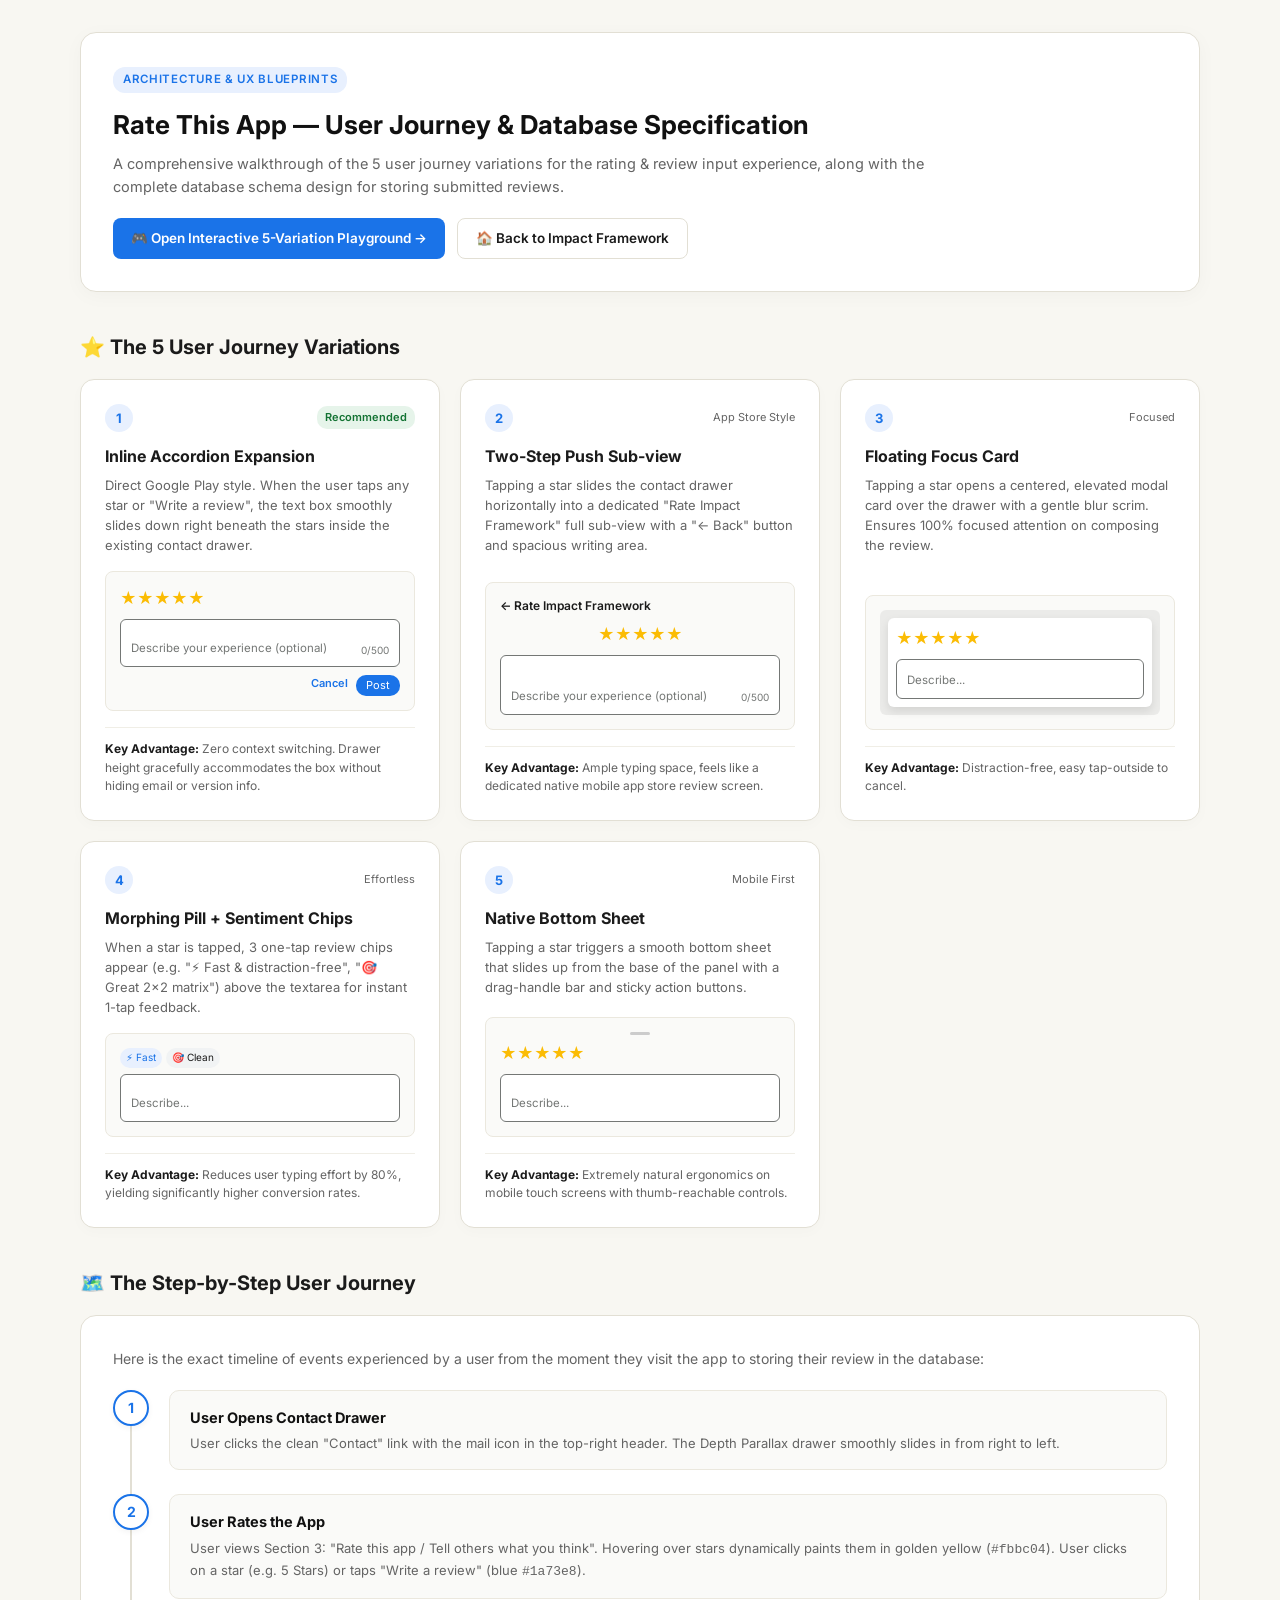
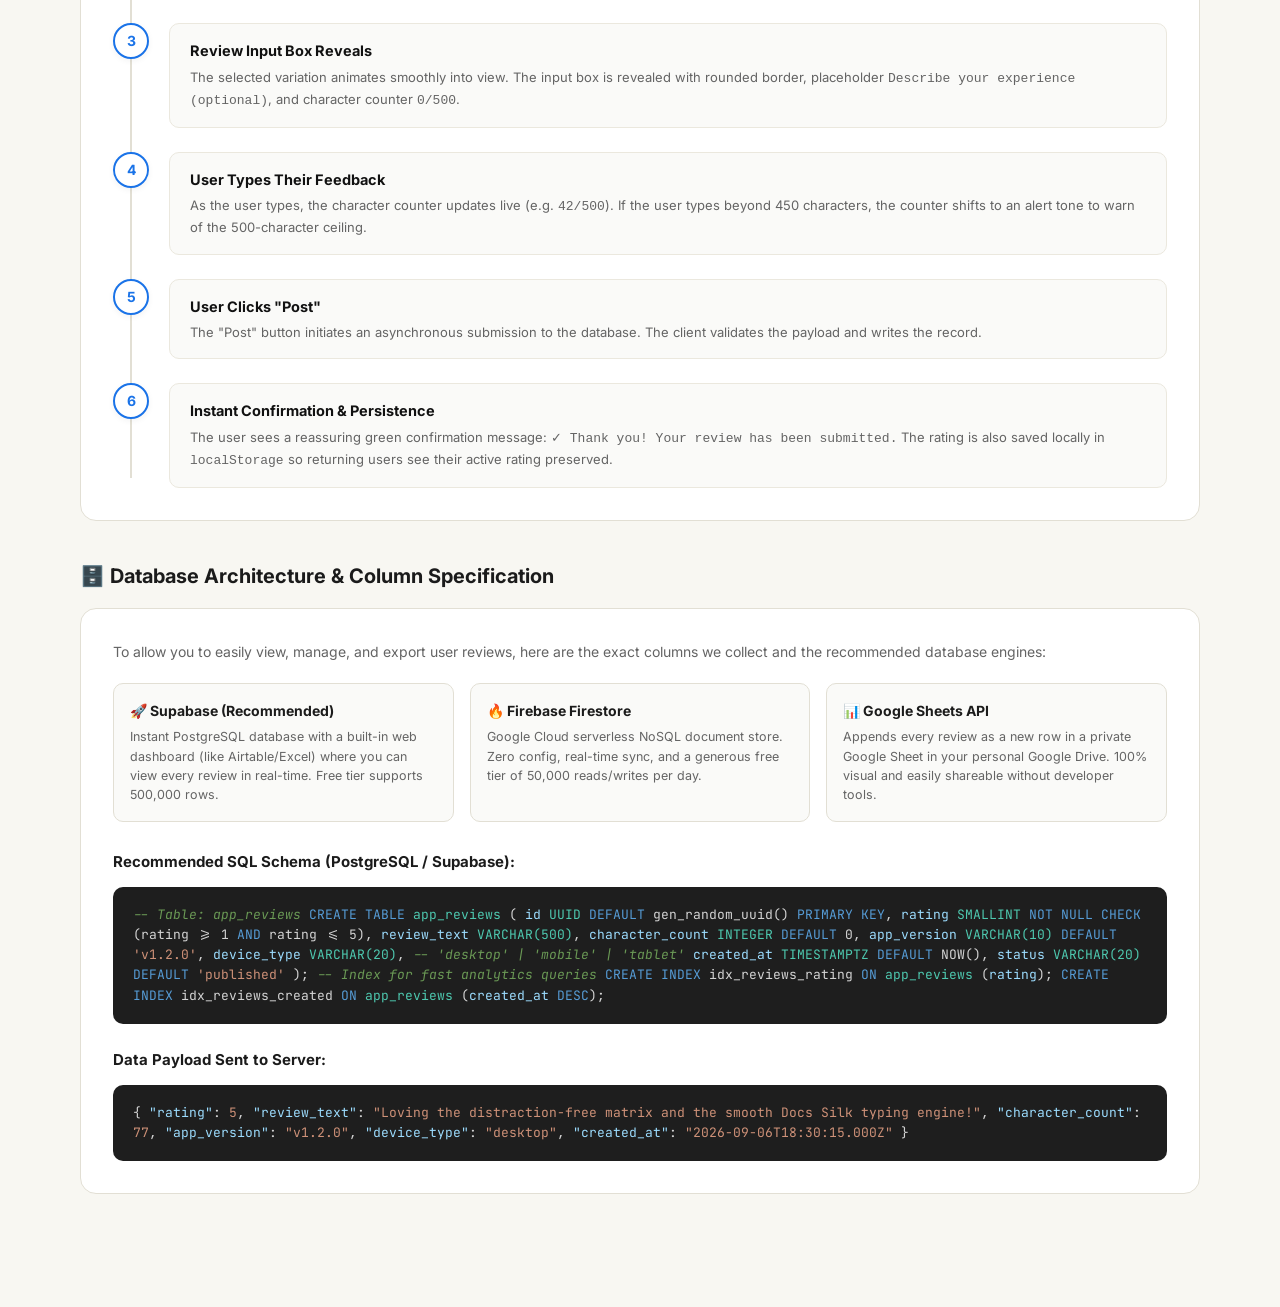
<file: review-journey-demo.html>
<!DOCTYPE html>
<html lang="en">
<head>
  <meta charset="UTF-8">
  <meta name="viewport" content="width=device-width, initial-scale=1.0">
  <title>Rate This App — User Journey & Database Architecture</title>
  <link rel="icon" type="image/svg+xml" href="favicon.svg?v=2">
  <link rel="icon" type="image/png" sizes="32x32" href="favicon-32x32.png?v=2">
  <link rel="icon" type="image/png" sizes="16x16" href="favicon-16x16.png?v=2">
  <link rel="apple-touch-icon" sizes="180x180" href="apple-touch-icon.png?v=2">
  <link rel="preconnect" href="https://fonts.googleapis.com">
  <link rel="preconnect" href="https://fonts.gstatic.com" crossorigin>
  <link href="https://fonts.googleapis.com/css2?family=Inter:wght@400;500;600;700&family=JetBrains+Mono:wght@400;500&display=swap" rel="stylesheet">
  <style>
    * {
      box-sizing: border-box;
      margin: 0;
      padding: 0;
    }

    :root {
      --bg: #f8f7f2;
      --card-bg: #ffffff;
      --text: #1b1b1b;
      --text-muted: #646464;
      --border: #e2dfd4;
      --primary: #1a73e8;
      --primary-hover: #1557b0;
      --gold: #fbbc04;
      --success: #1e8e3e;
      --code-bg: #1e1e1e;
    }

    body {
      font-family: 'Inter', system-ui, -apple-system, sans-serif;
      background: var(--bg);
      color: var(--text);
      line-height: 1.55;
      padding: 32px 20px 80px;
    }

    .container {
      max-width: 1120px;
      margin: 0 auto;
    }

    /* Header */
    .hero-header {
      background: var(--card-bg);
      border: 1px solid var(--border);
      border-radius: 16px;
      padding: 32px;
      margin-bottom: 32px;
      box-shadow: 0 4px 20px rgba(0,0,0,0.03);
    }

    .badge {
      display: inline-block;
      font-size: 11.5px;
      font-weight: 600;
      text-transform: uppercase;
      letter-spacing: 0.06em;
      color: var(--primary);
      background: #e8f0fe;
      padding: 4px 10px;
      border-radius: 12px;
      margin-bottom: 12px;
    }

    .hero-header h1 {
      font-size: 26px;
      font-weight: 700;
      color: #111;
      margin-bottom: 8px;
    }

    .hero-header p {
      font-size: 14.5px;
      color: var(--text-muted);
      max-width: 820px;
    }

    .hero-actions {
      display: flex;
      gap: 12px;
      margin-top: 20px;
      flex-wrap: wrap;
    }

    .btn-action {
      background: var(--primary);
      color: #fff;
      text-decoration: none;
      padding: 9px 18px;
      border-radius: 8px;
      font-size: 13.5px;
      font-weight: 600;
      display: inline-flex;
      align-items: center;
      gap: 8px;
      transition: background 0.15s;
    }

    .btn-action:hover {
      background: var(--primary-hover);
    }

    .btn-secondary {
      background: #fff;
      color: var(--text);
      border: 1px solid var(--border);
      text-decoration: none;
      padding: 9px 18px;
      border-radius: 8px;
      font-size: 13.5px;
      font-weight: 600;
      transition: all 0.15s;
    }

    .btn-secondary:hover {
      background: #f4f2ea;
    }

    /* Section Headings */
    .section-title {
      font-size: 20px;
      font-weight: 700;
      margin: 40px 0 16px;
      display: flex;
      align-items: center;
      gap: 10px;
    }

    /* Grid for 5 Variations */
    .variations-grid {
      display: grid;
      grid-template-columns: repeat(auto-fit, minmax(320px, 1fr));
      gap: 20px;
      margin-bottom: 40px;
    }

    .var-card {
      background: var(--card-bg);
      border: 1px solid var(--border);
      border-radius: 14px;
      padding: 24px;
      display: flex;
      flex-direction: column;
      box-shadow: 0 4px 14px rgba(0,0,0,0.02);
      transition: transform 0.2s, box-shadow 0.2s, border-color 0.2s;
    }

    .var-card:hover {
      transform: translateY(-3px);
      box-shadow: 0 8px 24px rgba(0,0,0,0.06);
      border-color: #cbd5e1;
    }

    .var-header {
      display: flex;
      justify-content: space-between;
      align-items: center;
      margin-bottom: 12px;
    }

    .var-num {
      width: 28px;
      height: 28px;
      border-radius: 50%;
      background: #e8f0fe;
      color: var(--primary);
      font-size: 13px;
      font-weight: 700;
      display: flex;
      align-items: center;
      justify-content: center;
    }

    .var-badge-rec {
      font-size: 11px;
      font-weight: 600;
      background: #e6f4ea;
      color: #137333;
      padding: 3px 8px;
      border-radius: 10px;
    }

    .var-card h3 {
      font-size: 16px;
      font-weight: 700;
      margin-bottom: 6px;
    }

    .var-desc {
      font-size: 13px;
      color: var(--text-muted);
      margin-bottom: 16px;
      flex: 1;
    }

    .var-mockup-thumb {
      background: #fafaf8;
      border: 1px solid #ebe8de;
      border-radius: 8px;
      padding: 14px;
      margin-bottom: 16px;
      font-size: 12px;
    }

    .mock-stars {
      display: flex;
      gap: 4px;
      color: var(--gold);
      font-size: 16px;
      margin-bottom: 8px;
    }

    .mock-box {
      border: 1px solid #747775;
      border-radius: 6px;
      padding: 8px 10px;
      background: #fff;
      color: #747775;
      font-size: 11.5px;
      display: flex;
      justify-content: space-between;
      align-items: flex-end;
      height: 48px;
    }

    .var-pros {
      font-size: 12px;
      color: var(--text-muted);
      border-top: 1px solid #f0eee6;
      padding-top: 12px;
    }

    .var-pros strong {
      color: var(--text);
    }

    /* Stepper User Journey Flow */
    .journey-timeline {
      background: var(--card-bg);
      border: 1px solid var(--border);
      border-radius: 16px;
      padding: 32px;
      margin-bottom: 40px;
    }

    .timeline-steps {
      display: flex;
      flex-direction: column;
      gap: 24px;
      position: relative;
      margin-top: 20px;
    }

    .timeline-steps::before {
      content: '';
      position: absolute;
      left: 17px;
      top: 10px;
      bottom: 10px;
      width: 2px;
      background: #e2dfd4;
    }

    .step-row {
      display: flex;
      gap: 20px;
      position: relative;
      z-index: 1;
    }

    .step-marker {
      width: 36px;
      height: 36px;
      border-radius: 50%;
      background: #ffffff;
      border: 2px solid var(--primary);
      color: var(--primary);
      display: flex;
      align-items: center;
      justify-content: center;
      font-size: 14px;
      font-weight: 700;
      flex-shrink: 0;
      box-shadow: 0 2px 6px rgba(0,0,0,0.05);
    }

    .step-content {
      flex: 1;
      background: #fafaf8;
      border: 1px solid #ebe8de;
      border-radius: 10px;
      padding: 16px 20px;
    }

    .step-content h4 {
      font-size: 14.5px;
      font-weight: 700;
      margin-bottom: 4px;
      color: #111;
    }

    .step-content p {
      font-size: 13px;
      color: var(--text-muted);
    }

    /* Database Architecture Section */
    .db-section {
      background: var(--card-bg);
      border: 1px solid var(--border);
      border-radius: 16px;
      padding: 32px;
      margin-bottom: 40px;
    }

    .db-options-grid {
      display: grid;
      grid-template-columns: repeat(auto-fit, minmax(260px, 1fr));
      gap: 16px;
      margin: 20px 0 28px;
    }

    .db-option-card {
      border: 1px solid var(--border);
      border-radius: 10px;
      padding: 16px;
      background: #fafaf8;
    }

    .db-option-card h4 {
      font-size: 14px;
      font-weight: 700;
      margin-bottom: 6px;
      display: flex;
      align-items: center;
      gap: 6px;
    }

    .db-option-card p {
      font-size: 12.5px;
      color: var(--text-muted);
    }

    .code-block {
      background: var(--code-bg);
      color: #d4d4d4;
      font-family: 'JetBrains Mono', Consolas, monospace;
      font-size: 13px;
      padding: 18px 20px;
      border-radius: 10px;
      overflow-x: auto;
      line-height: 1.55;
      margin-top: 14px;
    }

    .code-kw { color: #569cd6; }
    .code-tbl { color: #4ec9b0; }
    .code-col { color: #9cdcfe; }
    .code-typ { color: #4ec9b0; }
    .code-str { color: #ce9178; }
    .code-cmt { color: #6a9955; font-style: italic; }

  </style>
</head>
<body>

  <div class="container">

    <!-- Header Block -->
    <header class="hero-header">
      <span class="badge">Architecture & UX Blueprints</span>
      <h1>Rate This App — User Journey & Database Specification</h1>
      <p>A comprehensive walkthrough of the 5 user journey variations for the rating & review input experience, along with the complete database schema design for storing submitted reviews.</p>
      
      <div class="hero-actions">
        <a href="contact-variations.html" class="btn-action">🎮 Open Interactive 5-Variation Playground →</a>
        <a href="index.html" class="btn-secondary">🏠 Back to Impact Framework</a>
      </div>
    </header>

    <!-- SECTION 1: 5 USER JOURNEY VARIATIONS -->
    <h2 class="section-title">⭐ The 5 User Journey Variations</h2>
    <div class="variations-grid">

      <!-- Variation 1 -->
      <div class="var-card">
        <div class="var-header">
          <span class="var-num">1</span>
          <span class="var-badge-rec">Recommended</span>
        </div>
        <h3>Inline Accordion Expansion</h3>
        <p class="var-desc">Direct Google Play style. When the user taps any star or "Write a review", the text box smoothly slides down right beneath the stars inside the existing contact drawer.</p>
        
        <div class="var-mockup-thumb">
          <div class="mock-stars">★★★★★</div>
          <div class="mock-box">
            <span>Describe your experience (optional)</span>
            <span style="font-size: 10px;">0/500</span>
          </div>
          <div style="display: flex; justify-content: flex-end; gap: 8px; margin-top: 8px;">
            <span style="font-size: 11px; color: var(--primary); font-weight: 600;">Cancel</span>
            <span style="font-size: 11px; background: var(--primary); color: #fff; padding: 2px 10px; border-radius: 10px;">Post</span>
          </div>
        </div>

        <div class="var-pros">
          <strong>Key Advantage:</strong> Zero context switching. Drawer height gracefully accommodates the box without hiding email or version info.
        </div>
      </div>

      <!-- Variation 2 -->
      <div class="var-card">
        <div class="var-header">
          <span class="var-num">2</span>
          <span style="font-size: 11px; color: var(--text-muted);">App Store Style</span>
        </div>
        <h3>Two-Step Push Sub-view</h3>
        <p class="var-desc">Tapping a star slides the contact drawer horizontally into a dedicated "Rate Impact Framework" full sub-view with a "← Back" button and spacious writing area.</p>
        
        <div class="var-mockup-thumb">
          <div style="font-weight: 600; margin-bottom: 6px;">← Rate Impact Framework</div>
          <div class="mock-stars" style="justify-content: center;">★★★★★</div>
          <div class="mock-box" style="height: 60px;">
            <span>Describe your experience (optional)</span>
            <span style="font-size: 10px;">0/500</span>
          </div>
        </div>

        <div class="var-pros">
          <strong>Key Advantage:</strong> Ample typing space, feels like a dedicated native mobile app store review screen.
        </div>
      </div>

      <!-- Variation 3 -->
      <div class="var-card">
        <div class="var-header">
          <span class="var-num">3</span>
          <span style="font-size: 11px; color: var(--text-muted);">Focused</span>
        </div>
        <h3>Floating Focus Card</h3>
        <p class="var-desc">Tapping a star opens a centered, elevated modal card over the drawer with a gentle blur scrim. Ensures 100% focused attention on composing the review.</p>
        
        <div class="var-mockup-thumb">
          <div style="background: rgba(0,0,0,0.06); padding: 8px; border-radius: 6px;">
            <div style="background: #fff; border-radius: 6px; padding: 8px; box-shadow: 0 4px 10px rgba(0,0,0,0.1);">
              <div class="mock-stars">★★★★★</div>
              <div class="mock-box" style="height: 40px;">Describe...</div>
            </div>
          </div>
        </div>

        <div class="var-pros">
          <strong>Key Advantage:</strong> Distraction-free, easy tap-outside to cancel.
        </div>
      </div>

      <!-- Variation 4 -->
      <div class="var-card">
        <div class="var-header">
          <span class="var-num">4</span>
          <span style="font-size: 11px; color: var(--text-muted);">Effortless</span>
        </div>
        <h3>Morphing Pill + Sentiment Chips</h3>
        <p class="var-desc">When a star is tapped, 3 one-tap review chips appear (e.g. "⚡ Fast & distraction-free", "🎯 Great 2x2 matrix") above the textarea for instant 1-tap feedback.</p>
        
        <div class="var-mockup-thumb">
          <div style="display: flex; gap: 4px; margin-bottom: 6px;">
            <span style="background: #e8f0fe; color: #1a73e8; padding: 2px 6px; border-radius: 10px; font-size: 10px;">⚡ Fast</span>
            <span style="background: #f1f3f4; padding: 2px 6px; border-radius: 10px; font-size: 10px;">🎯 Clean</span>
          </div>
          <div class="mock-box">Describe...</div>
        </div>

        <div class="var-pros">
          <strong>Key Advantage:</strong> Reduces user typing effort by 80%, yielding significantly higher conversion rates.
        </div>
      </div>

      <!-- Variation 5 -->
      <div class="var-card">
        <div class="var-header">
          <span class="var-num">5</span>
          <span style="font-size: 11px; color: var(--text-muted);">Mobile First</span>
        </div>
        <h3>Native Bottom Sheet</h3>
        <p class="var-desc">Tapping a star triggers a smooth bottom sheet that slides up from the base of the panel with a drag-handle bar and sticky action buttons.</p>
        
        <div class="var-mockup-thumb">
          <div style="width: 20px; height: 3px; background: #ccc; margin: 0 auto 6px; border-radius: 2px;"></div>
          <div class="mock-stars">★★★★★</div>
          <div class="mock-box">Describe...</div>
        </div>

        <div class="var-pros">
          <strong>Key Advantage:</strong> Extremely natural ergonomics on mobile touch screens with thumb-reachable controls.
        </div>
      </div>

    </div>

    <!-- SECTION 2: END-TO-END USER JOURNEY -->
    <h2 class="section-title">🗺️ The Step-by-Step User Journey</h2>
    <div class="journey-timeline">
      <p style="color: var(--text-muted); font-size: 14px;">Here is the exact timeline of events experienced by a user from the moment they visit the app to storing their review in the database:</p>

      <div class="timeline-steps">
        <div class="step-row">
          <div class="step-marker">1</div>
          <div class="step-content">
            <h4>User Opens Contact Drawer</h4>
            <p>User clicks the clean "Contact" link with the mail icon in the top-right header. The Depth Parallax drawer smoothly slides in from right to left.</p>
          </div>
        </div>

        <div class="step-row">
          <div class="step-marker">2</div>
          <div class="step-content">
            <h4>User Rates the App</h4>
            <p>User views Section 3: "Rate this app / Tell others what you think". Hovering over stars dynamically paints them in golden yellow (<code>#fbbc04</code>). User clicks on a star (e.g. 5 Stars) or taps "Write a review" (blue <code>#1a73e8</code>).</p>
          </div>
        </div>

        <div class="step-row">
          <div class="step-marker">3</div>
          <div class="step-content">
            <h4>Review Input Box Reveals</h4>
            <p>The selected variation animates smoothly into view. The input box is revealed with rounded border, placeholder <code>Describe your experience (optional)</code>, and character counter <code>0/500</code>.</p>
          </div>
        </div>

        <div class="step-row">
          <div class="step-marker">4</div>
          <div class="step-content">
            <h4>User Types Their Feedback</h4>
            <p>As the user types, the character counter updates live (e.g. <code>42/500</code>). If the user types beyond 450 characters, the counter shifts to an alert tone to warn of the 500-character ceiling.</p>
          </div>
        </div>

        <div class="step-row">
          <div class="step-marker">5</div>
          <div class="step-content">
            <h4>User Clicks "Post"</h4>
            <p>The "Post" button initiates an asynchronous submission to the database. The client validates the payload and writes the record.</p>
          </div>
        </div>

        <div class="step-row">
          <div class="step-marker">6</div>
          <div class="step-content">
            <h4>Instant Confirmation & Persistence</h4>
            <p>The user sees a reassuring green confirmation message: <code>✓ Thank you! Your review has been submitted.</code> The rating is also saved locally in <code>localStorage</code> so returning users see their active rating preserved.</p>
          </div>
        </div>
      </div>
    </div>

    <!-- SECTION 3: DATABASE ARCHITECTURE & SCHEMA -->
    <h2 class="section-title">🗄️ Database Architecture & Column Specification</h2>
    <div class="db-section">
      <p style="color: var(--text-muted); font-size: 14px;">To allow you to easily view, manage, and export user reviews, here are the exact columns we collect and the recommended database engines:</p>

      <div class="db-options-grid">
        <div class="db-option-card">
          <h4>🚀 Supabase (Recommended)</h4>
          <p>Instant PostgreSQL database with a built-in web dashboard (like Airtable/Excel) where you can view every review in real-time. Free tier supports 500,000 rows.</p>
        </div>
        <div class="db-option-card">
          <h4>🔥 Firebase Firestore</h4>
          <p>Google Cloud serverless NoSQL document store. Zero config, real-time sync, and a generous free tier of 50,000 reads/writes per day.</p>
        </div>
        <div class="db-option-card">
          <h4>📊 Google Sheets API</h4>
          <p>Appends every review as a new row in a private Google Sheet in your personal Google Drive. 100% visual and easily shareable without developer tools.</p>
        </div>
      </div>

      <h3 style="font-size: 15px; font-weight: 700; margin-top: 24px;">Recommended SQL Schema (PostgreSQL / Supabase):</h3>

      <div class="code-block">
<span class="code-cmt">-- Table: app_reviews</span>
<span class="code-kw">CREATE TABLE</span> <span class="code-tbl">app_reviews</span> (
  <span class="code-col">id</span>               <span class="code-typ">UUID</span> <span class="code-kw">DEFAULT</span> gen_random_uuid() <span class="code-kw">PRIMARY KEY</span>,
  <span class="code-col">rating</span>           <span class="code-typ">SMALLINT</span> <span class="code-kw">NOT NULL CHECK</span> (rating >= 1 <span class="code-kw">AND</span> rating <= 5),
  <span class="code-col">review_text</span>      <span class="code-typ">VARCHAR(500)</span>,
  <span class="code-col">character_count</span>  <span class="code-typ">INTEGER</span> <span class="code-kw">DEFAULT</span> 0,
  <span class="code-col">app_version</span>      <span class="code-typ">VARCHAR(10)</span> <span class="code-kw">DEFAULT</span> <span class="code-str">'v1.2.0'</span>,
  <span class="code-col">device_type</span>      <span class="code-typ">VARCHAR(20)</span>, <span class="code-cmt">-- 'desktop' | 'mobile' | 'tablet'</span>
  <span class="code-col">created_at</span>       <span class="code-typ">TIMESTAMPTZ</span> <span class="code-kw">DEFAULT</span> NOW(),
  <span class="code-col">status</span>           <span class="code-typ">VARCHAR(20)</span> <span class="code-kw">DEFAULT</span> <span class="code-str">'published'</span>
);

<span class="code-cmt">-- Index for fast analytics queries</span>
<span class="code-kw">CREATE INDEX</span> idx_reviews_rating <span class="code-kw">ON</span> <span class="code-tbl">app_reviews</span> (<span class="code-col">rating</span>);
<span class="code-kw">CREATE INDEX</span> idx_reviews_created <span class="code-kw">ON</span> <span class="code-tbl">app_reviews</span> (<span class="code-col">created_at</span> <span class="code-kw">DESC</span>);
      </div>

      <h3 style="font-size: 15px; font-weight: 700; margin-top: 24px;">Data Payload Sent to Server:</h3>
      <div class="code-block">
{
  <span class="code-col">"rating"</span>: <span class="code-str">5</span>,
  <span class="code-col">"review_text"</span>: <span class="code-str">"Loving the distraction-free matrix and the smooth Docs Silk typing engine!"</span>,
  <span class="code-col">"character_count"</span>: <span class="code-str">77</span>,
  <span class="code-col">"app_version"</span>: <span class="code-str">"v1.2.0"</span>,
  <span class="code-col">"device_type"</span>: <span class="code-str">"desktop"</span>,
  <span class="code-col">"created_at"</span>: <span class="code-str">"2026-09-06T18:30:15.000Z"</span>
}
      </div>

    </div>

  </div>

</body>
</html>
</file>
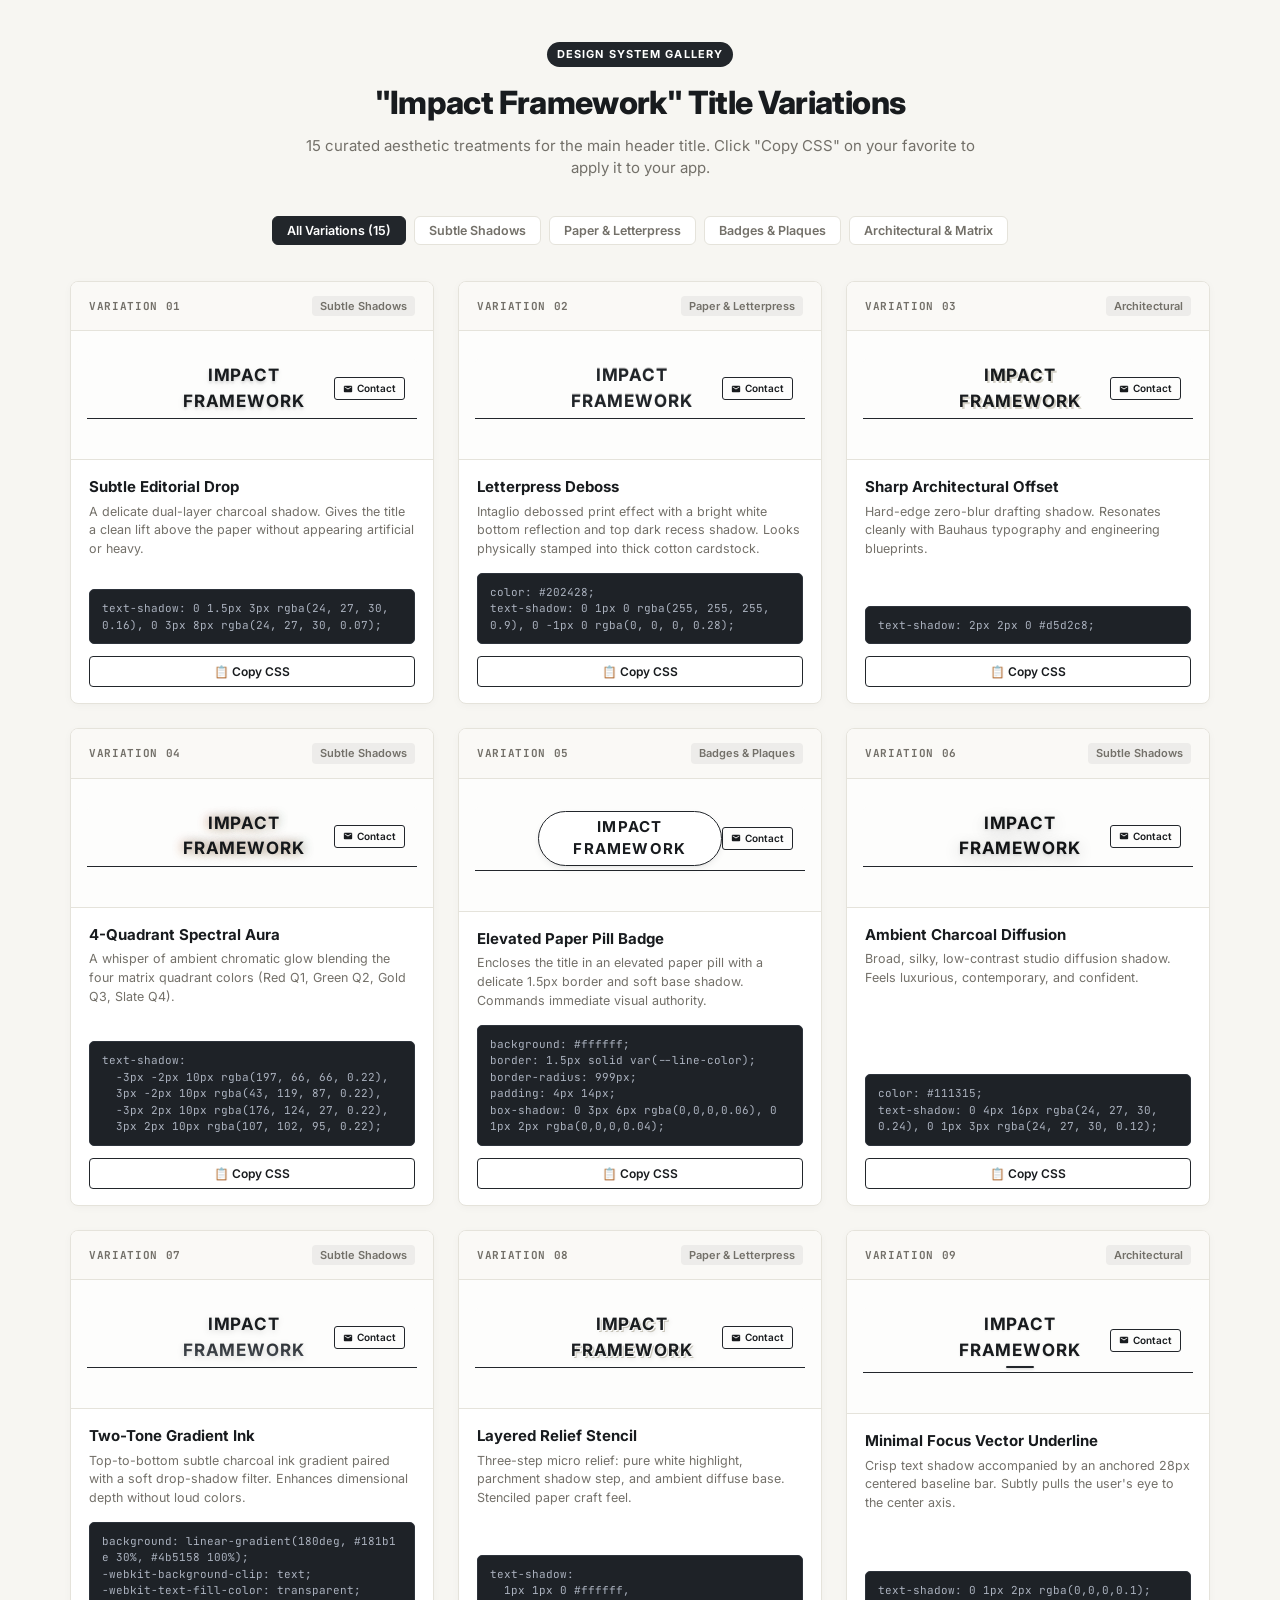
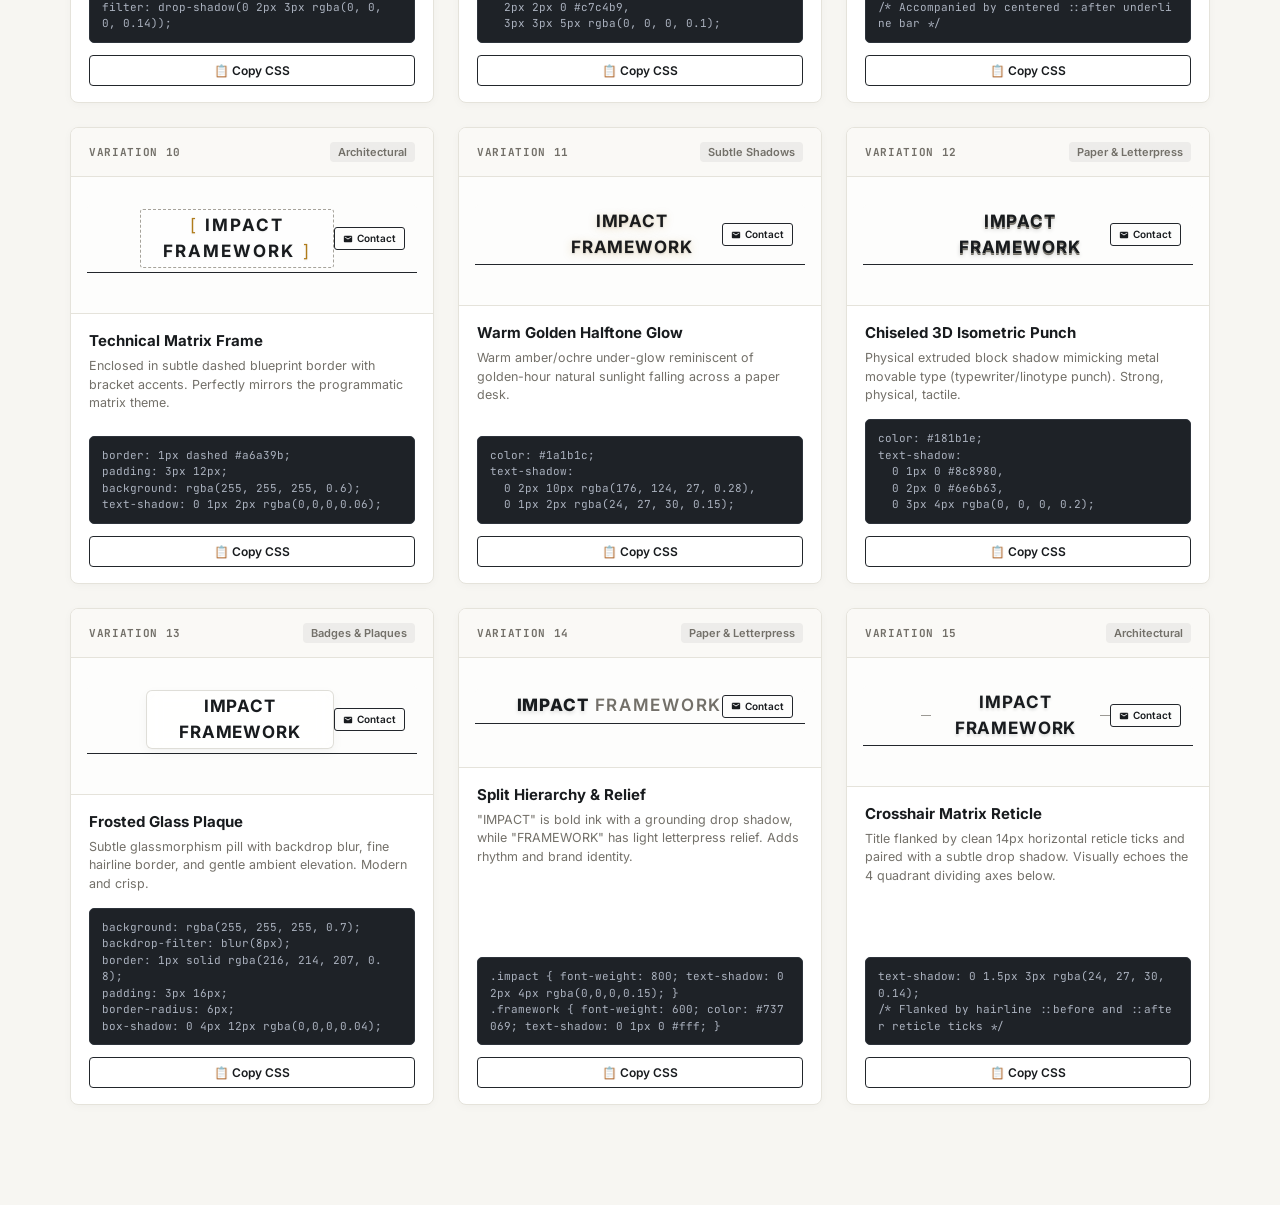
<file: title-variations.html>
<!DOCTYPE html>
<html lang="en">
<head>
  <meta charset="UTF-8">
  <meta name="viewport" content="width=device-width, initial-scale=1.0">
  <title>Impact Framework — Title Style Variations</title>
  <link rel="icon" type="image/svg+xml" href="favicon.svg?v=2">
  <link rel="icon" type="image/png" sizes="32x32" href="favicon-32x32.png?v=2">
  <link rel="icon" type="image/png" sizes="16x16" href="favicon-16x16.png?v=2">
  <link rel="apple-touch-icon" sizes="180x180" href="apple-touch-icon.png?v=2">
  <link rel="preconnect" href="https://fonts.googleapis.com">
  <link rel="preconnect" href="https://fonts.gstatic.com" crossorigin>
  <link href="https://fonts.googleapis.com/css2?family=Inter:wght@400;500;600;700;800&family=JetBrains+Mono:wght@400;500;600&display=swap" rel="stylesheet">
  <style>
    * {
      box-sizing: border-box;
      margin: 0;
      padding: 0;
    }

    :root {
      --bg-color: #fdfdfc;
      --card-bg: #ffffff;
      --line-color: #22262b;
      --line-subtle: #e5e3db;
      --text-main: #181b1e;
      --text-muted: #737069;
      --text-faint: #a6a39b;
      --accent-q1: #c54242;
      --accent-q2: #2b7757;
      --accent-q3: #b07c1b;
      --accent-q4: #6b665f;
    }

    body {
      background-color: #f7f6f2;
      font-family: 'Inter', system-ui, -apple-system, sans-serif;
      color: var(--text-main);
      padding: 40px 24px 100px;
      line-height: 1.5;
    }

    .container {
      max-width: 1140px;
      margin: 0 auto;
    }

    /* Page Header */
    .page-header {
      margin-bottom: 36px;
      text-align: center;
    }

    .page-tag {
      display: inline-block;
      font-size: 11px;
      font-weight: 700;
      text-transform: uppercase;
      letter-spacing: 0.1em;
      padding: 4px 10px;
      border-radius: 999px;
      background: var(--line-color);
      color: #ffffff;
      margin-bottom: 12px;
    }

    .page-title {
      font-size: 32px;
      font-weight: 800;
      letter-spacing: -0.02em;
      color: var(--text-main);
      margin-bottom: 8px;
    }

    .page-desc {
      font-size: 15px;
      color: var(--text-muted);
      max-width: 680px;
      margin: 0 auto;
    }

    /* Filter Bar */
    .filter-bar {
      display: flex;
      justify-content: center;
      gap: 8px;
      flex-wrap: wrap;
      margin-bottom: 36px;
    }

    .filter-btn {
      background: #ffffff;
      border: 1.5px solid var(--line-subtle);
      border-radius: 6px;
      padding: 6px 14px;
      font-size: 12.5px;
      font-weight: 600;
      color: var(--text-muted);
      cursor: pointer;
      transition: all 0.15s ease;
      font-family: inherit;
    }

    .filter-btn:hover {
      border-color: var(--line-color);
      color: var(--text-main);
    }

    .filter-btn.active {
      background: var(--line-color);
      border-color: var(--line-color);
      color: #ffffff;
    }

    /* Grid of Variations */
    .variations-grid {
      display: grid;
      grid-template-columns: repeat(auto-fit, minmax(350px, 1fr));
      gap: 24px;
    }

    /* Card */
    .var-card {
      background: var(--card-bg);
      border: 1.5px solid var(--line-subtle);
      border-radius: 8px;
      overflow: hidden;
      display: flex;
      flex-direction: column;
      box-shadow: 0 2px 8px rgba(0, 0, 0, 0.03);
      transition: transform 0.2s ease, box-shadow 0.2s ease, border-color 0.2s ease;
    }

    .var-card:hover {
      border-color: var(--line-color);
      box-shadow: 0 8px 24px rgba(0, 0, 0, 0.06);
      transform: translateY(-2px);
    }

    .var-card.featured {
      border-color: var(--line-color);
      position: relative;
    }

    .var-card-header {
      padding: 14px 18px;
      border-bottom: 1px solid var(--line-subtle);
      display: flex;
      align-items: center;
      justify-content: space-between;
      background: #faf9f6;
    }

    .var-badge {
      font-size: 11px;
      font-weight: 700;
      letter-spacing: 0.06em;
      color: var(--text-muted);
      font-family: 'JetBrains Mono', monospace;
    }

    .var-category {
      font-size: 11px;
      font-weight: 600;
      padding: 2px 8px;
      border-radius: 4px;
      background: rgba(34, 38, 43, 0.06);
      color: var(--text-muted);
    }

    /* Mock App Header Preview Container */
    .var-preview-stage {
      background-color: var(--bg-color);
      padding: 28px 16px;
      display: flex;
      flex-direction: column;
      align-items: center;
      justify-content: center;
      border-bottom: 1px solid var(--line-subtle);
      position: relative;
      min-height: 110px;
    }

    /* Simulated Top Bar with Contact Button for Real Context */
    .mock-header-bar {
      width: 100%;
      display: flex;
      align-items: center;
      justify-content: space-between;
      padding: 4px 12px;
      border-bottom: 1.5px solid var(--line-color);
      background: var(--bg-color);
      margin-bottom: 12px;
      border-radius: 4px 4px 0 0;
    }

    .mock-spacer {
      width: 60px;
    }

    .mock-contact-btn {
      display: inline-flex;
      align-items: center;
      gap: 4px;
      border: 1px solid var(--line-color);
      padding: 3px 8px;
      border-radius: 3px;
      font-size: 10px;
      font-weight: 600;
      color: var(--text-main);
      background: transparent;
    }

    .mock-contact-btn svg {
      width: 10px;
      height: 10px;
      fill: currentColor;
    }

    /* Card Details */
    .var-info {
      padding: 16px 18px;
      flex: 1;
      display: flex;
      flex-direction: column;
    }

    .var-name {
      font-size: 15px;
      font-weight: 700;
      color: var(--text-main);
      margin-bottom: 4px;
    }

    .var-desc {
      font-size: 12.5px;
      color: var(--text-muted);
      margin-bottom: 14px;
      flex: 1;
    }

    .code-preview {
      background: #1e2227;
      color: #abb2bf;
      padding: 10px 12px;
      border-radius: 5px;
      font-family: 'JetBrains Mono', monospace;
      font-size: 11px;
      overflow-x: auto;
      white-space: pre-wrap;
      word-break: break-all;
      margin-bottom: 12px;
      border: 1px solid #2d333b;
    }

    .var-actions {
      display: flex;
      gap: 8px;
    }

    .btn-copy {
      flex: 1;
      background: #ffffff;
      border: 1.5px solid var(--line-color);
      color: var(--text-main);
      font-size: 12px;
      font-weight: 600;
      padding: 7px 12px;
      border-radius: 4px;
      cursor: pointer;
      display: flex;
      align-items: center;
      justify-content: center;
      gap: 6px;
      font-family: inherit;
      transition: all 0.15s ease;
    }

    .btn-copy:hover {
      background: var(--line-color);
      color: #ffffff;
    }

    .btn-copy.copied {
      background: #2b7757;
      border-color: #2b7757;
      color: #ffffff;
    }

    /* Base Title Class */
    .app-title-base {
      font-size: 17px;
      font-weight: 700;
      color: var(--text-main);
      text-transform: uppercase;
      letter-spacing: 0.05em;
      text-align: center;
      display: inline-block;
      transition: all 0.2s ease;
    }

    /* ==========================================================================
       THE 15 CURATED TITLE VARIATIONS
       ========================================================================== */

    /* 1. Subtle Editorial Drop (Classic Paper Depth) */
    .title-v1 {
      color: #181b1e;
      text-shadow: 0 1.5px 3px rgba(24, 27, 30, 0.16), 0 3px 8px rgba(24, 27, 30, 0.07);
    }

    /* 2. Letterpress Deboss (Tactile Engraved Ink) */
    .title-v2 {
      color: #202428;
      text-shadow: 0 1px 0 rgba(255, 255, 255, 0.9), 0 -1px 0 rgba(0, 0, 0, 0.28);
    }

    /* 3. Sharp Architectural Offset (Brutalist Drafting) */
    .title-v3 {
      color: var(--text-main);
      text-shadow: 2px 2px 0 #d5d2c8;
    }

    /* 4. 4-Quadrant Spectral Aura (Homage to Matrix Colors) */
    .title-v4 {
      color: #14171a;
      text-shadow:
        -3px -2px 10px rgba(197, 66, 66, 0.22),
        3px -2px 10px rgba(43, 119, 87, 0.22),
        -3px 2px 10px rgba(176, 124, 27, 0.22),
        3px 2px 10px rgba(107, 102, 95, 0.22);
    }

    /* 5. Elevated Paper Pill Badge (Floating Plaque) */
    .title-v5 {
      background: #ffffff;
      border: 1.5px solid var(--line-color);
      border-radius: 999px;
      padding: 4px 14px;
      font-size: 15px;
      letter-spacing: 0.08em;
      box-shadow: 0 3px 6px rgba(0, 0, 0, 0.06), 0 1px 2px rgba(0, 0, 0, 0.04);
    }

    /* 6. Ambient Charcoal Diffusion (High-End SaaS Floating) */
    .title-v6 {
      color: #111315;
      text-shadow: 0 4px 16px rgba(24, 27, 30, 0.24), 0 1px 3px rgba(24, 27, 30, 0.12);
    }

    /* 7. Two-Tone Ink Gradient with Elevation */
    .title-v7 {
      background: linear-gradient(180deg, #181b1e 30%, #4b5158 100%);
      -webkit-background-clip: text;
      -webkit-text-fill-color: transparent;
      filter: drop-shadow(0 2px 3px rgba(0, 0, 0, 0.14));
    }

    /* 8. Layered Relief Stencil (Triple Micro-Step) */
    .title-v8 {
      color: #1a1d20;
      text-shadow:
        1px 1px 0 #ffffff,
        2px 2px 0 #c7c4b9,
        3px 3px 5px rgba(0, 0, 0, 0.1);
    }

    /* 9. Minimal Focus Vector Underline */
    .title-v9 {
      position: relative;
      padding-bottom: 5px;
      text-shadow: 0 1px 2px rgba(0,0,0,0.1);
    }
    .title-v9::after {
      content: "";
      position: absolute;
      bottom: 0;
      left: 50%;
      transform: translateX(-50%);
      width: 28px;
      height: 2.5px;
      background: var(--line-color);
      border-radius: 2px;
      box-shadow: 0 1px 3px rgba(0,0,0,0.18);
    }

    /* 10. Technical Monospace Matrix Frame */
    .title-v10 {
      border: 1px dashed var(--text-faint);
      padding: 3px 12px;
      border-radius: 3px;
      background: rgba(255, 255, 255, 0.6);
      text-shadow: 0 1px 2px rgba(0,0,0,0.06);
      letter-spacing: 0.12em;
    }
    .title-v10::before {
      content: "[ ";
      color: var(--accent-q3);
      font-weight: 400;
    }
    .title-v10::after {
      content: " ]";
      color: var(--accent-q3);
      font-weight: 400;
    }

    /* 11. Warm Golden Hour Halftone Glow */
    .title-v11 {
      color: #1a1b1c;
      text-shadow:
        0 2px 10px rgba(176, 124, 27, 0.28),
        0 1px 2px rgba(24, 27, 30, 0.15);
    }

    /* 12. Chiseled 3D Isometric Punch */
    .title-v12 {
      color: #181b1e;
      text-shadow:
        0 1px 0 #8c8980,
        0 2px 0 #6e6b63,
        0 3px 4px rgba(0, 0, 0, 0.2);
    }

    /* 13. Frosted Minimalist Glass Plaque */
    .title-v13 {
      background: rgba(255, 255, 255, 0.7);
      backdrop-filter: blur(8px);
      -webkit-backdrop-filter: blur(8px);
      border: 1px solid rgba(216, 214, 207, 0.8);
      padding: 3px 16px;
      border-radius: 6px;
      box-shadow: 0 4px 12px rgba(0, 0, 0, 0.04), 0 1px 2px rgba(0, 0, 0, 0.02);
      text-shadow: 0 1px 1px rgba(255,255,255,0.8);
    }

    /* 14. Split Accent Hierarchy ("IMPACT" Bold + "FRAMEWORK" Muted Relief) */
    .title-v14 {
      display: inline-flex;
      gap: 6px;
    }
    .title-v14-a {
      font-weight: 800;
      color: var(--text-main);
      text-shadow: 0 2px 4px rgba(0, 0, 0, 0.15);
    }
    .title-v14-b {
      font-weight: 600;
      color: var(--text-muted);
      letter-spacing: 0.1em;
      text-shadow: 0 1px 0 rgba(255, 255, 255, 0.8);
    }

    /* 15. Crosshair Matrix Reticle (Aligned with 4 Quadrants) */
    .title-v15 {
      display: inline-flex;
      align-items: center;
      gap: 10px;
      text-shadow: 0 1.5px 3px rgba(24, 27, 30, 0.14);
    }
    .title-v15::before,
    .title-v15::after {
      content: "";
      width: 14px;
      height: 1.5px;
      background: var(--text-muted);
      opacity: 0.7;
    }

    /* Toast Notification */
    .toast {
      position: fixed;
      bottom: 24px;
      left: 50%;
      transform: translateX(-50%) translateY(100px);
      background: var(--line-color);
      color: #ffffff;
      padding: 10px 20px;
      border-radius: 6px;
      font-size: 13px;
      font-weight: 600;
      box-shadow: 0 8px 24px rgba(0, 0, 0, 0.2);
      opacity: 0;
      transition: all 0.25s cubic-bezier(0.16, 1, 0.3, 1);
      z-index: 9999;
      pointer-events: none;
    }

    .toast.show {
      transform: translateX(-50%) translateY(0);
      opacity: 1;
    }
  </style>
</head>
<body>

  <div class="container">
    <header class="page-header">
      <span class="page-tag">Design System Gallery</span>
      <h1 class="page-title">"Impact Framework" Title Variations</h1>
      <p class="page-desc">15 curated aesthetic treatments for the main header title. Click "Copy CSS" on your favorite to apply it to your app.</p>
    </header>

    <!-- Filter Category Buttons -->
    <div class="filter-bar">
      <button class="filter-btn active" data-filter="all">All Variations (15)</button>
      <button class="filter-btn" data-filter="shadow">Subtle Shadows</button>
      <button class="filter-btn" data-filter="paper">Paper & Letterpress</button>
      <button class="filter-btn" data-filter="badge">Badges & Plaques</button>
      <button class="filter-btn" data-filter="architectural">Architectural & Matrix</button>
    </div>

    <!-- The 15 Variations Grid -->
    <div class="variations-grid" id="variationsGrid">

      <!-- 1 -->
      <div class="var-card" data-category="shadow">
        <div class="var-card-header">
          <span class="var-badge">VARIATION 01</span>
          <span class="var-category">Subtle Shadows</span>
        </div>
        <div class="var-preview-stage">
          <div class="mock-header-bar">
            <div class="mock-spacer"></div>
            <h1 class="app-title-base title-v1">Impact Framework</h1>
            <div class="mock-contact-btn">
              <svg viewBox="0 0 24 24"><path d="M20 4H4c-1.1 0-2 .9-2 2v12c0 1.1.9 2 2 2h16c1.1 0 2-.9 2-2V6c0-1.1-.9-2-2-2zm0 4l-8 5-8-5V6l8 5 8-5v2z"/></svg>
              <span>Contact</span>
            </div>
          </div>
        </div>
        <div class="var-info">
          <div class="var-name">Subtle Editorial Drop</div>
          <div class="var-desc">A delicate dual-layer charcoal shadow. Gives the title a clean lift above the paper without appearing artificial or heavy.</div>
          <div class="code-preview">text-shadow: 0 1.5px 3px rgba(24, 27, 30, 0.16), 0 3px 8px rgba(24, 27, 30, 0.07);</div>
          <div class="var-actions">
            <button class="btn-copy" onclick="copyCss(this, 'text-shadow: 0 1.5px 3px rgba(24, 27, 30, 0.16), 0 3px 8px rgba(24, 27, 30, 0.07);')">📋 Copy CSS</button>
          </div>
        </div>
      </div>

      <!-- 2 -->
      <div class="var-card" data-category="paper">
        <div class="var-card-header">
          <span class="var-badge">VARIATION 02</span>
          <span class="var-category">Paper & Letterpress</span>
        </div>
        <div class="var-preview-stage">
          <div class="mock-header-bar">
            <div class="mock-spacer"></div>
            <h1 class="app-title-base title-v2">Impact Framework</h1>
            <div class="mock-contact-btn">
              <svg viewBox="0 0 24 24"><path d="M20 4H4c-1.1 0-2 .9-2 2v12c0 1.1.9 2 2 2h16c1.1 0 2-.9 2-2V6c0-1.1-.9-2-2-2zm0 4l-8 5-8-5V6l8 5 8-5v2z"/></svg>
              <span>Contact</span>
            </div>
          </div>
        </div>
        <div class="var-info">
          <div class="var-name">Letterpress Deboss</div>
          <div class="var-desc">Intaglio debossed print effect with a bright white bottom reflection and top dark recess shadow. Looks physically stamped into thick cotton cardstock.</div>
          <div class="code-preview">color: #202428;
text-shadow: 0 1px 0 rgba(255, 255, 255, 0.9), 0 -1px 0 rgba(0, 0, 0, 0.28);</div>
          <div class="var-actions">
            <button class="btn-copy" onclick="copyCss(this, 'color: #202428;\ntext-shadow: 0 1px 0 rgba(255, 255, 255, 0.9), 0 -1px 0 rgba(0, 0, 0, 0.28);')">📋 Copy CSS</button>
          </div>
        </div>
      </div>

      <!-- 3 -->
      <div class="var-card" data-category="architectural">
        <div class="var-card-header">
          <span class="var-badge">VARIATION 03</span>
          <span class="var-category">Architectural</span>
        </div>
        <div class="var-preview-stage">
          <div class="mock-header-bar">
            <div class="mock-spacer"></div>
            <h1 class="app-title-base title-v3">Impact Framework</h1>
            <div class="mock-contact-btn">
              <svg viewBox="0 0 24 24"><path d="M20 4H4c-1.1 0-2 .9-2 2v12c0 1.1.9 2 2 2h16c1.1 0 2-.9 2-2V6c0-1.1-.9-2-2-2zm0 4l-8 5-8-5V6l8 5 8-5v2z"/></svg>
              <span>Contact</span>
            </div>
          </div>
        </div>
        <div class="var-info">
          <div class="var-name">Sharp Architectural Offset</div>
          <div class="var-desc">Hard-edge zero-blur drafting shadow. Resonates cleanly with Bauhaus typography and engineering blueprints.</div>
          <div class="code-preview">text-shadow: 2px 2px 0 #d5d2c8;</div>
          <div class="var-actions">
            <button class="btn-copy" onclick="copyCss(this, 'text-shadow: 2px 2px 0 #d5d2c8;')">📋 Copy CSS</button>
          </div>
        </div>
      </div>

      <!-- 4 -->
      <div class="var-card" data-category="shadow">
        <div class="var-card-header">
          <span class="var-badge">VARIATION 04</span>
          <span class="var-category">Subtle Shadows</span>
        </div>
        <div class="var-preview-stage">
          <div class="mock-header-bar">
            <div class="mock-spacer"></div>
            <h1 class="app-title-base title-v4">Impact Framework</h1>
            <div class="mock-contact-btn">
              <svg viewBox="0 0 24 24"><path d="M20 4H4c-1.1 0-2 .9-2 2v12c0 1.1.9 2 2 2h16c1.1 0 2-.9 2-2V6c0-1.1-.9-2-2-2zm0 4l-8 5-8-5V6l8 5 8-5v2z"/></svg>
              <span>Contact</span>
            </div>
          </div>
        </div>
        <div class="var-info">
          <div class="var-name">4-Quadrant Spectral Aura</div>
          <div class="var-desc">A whisper of ambient chromatic glow blending the four matrix quadrant colors (Red Q1, Green Q2, Gold Q3, Slate Q4).</div>
          <div class="code-preview">text-shadow:
  -3px -2px 10px rgba(197, 66, 66, 0.22),
  3px -2px 10px rgba(43, 119, 87, 0.22),
  -3px 2px 10px rgba(176, 124, 27, 0.22),
  3px 2px 10px rgba(107, 102, 95, 0.22);</div>
          <div class="var-actions">
            <button class="btn-copy" onclick="copyCss(this, 'text-shadow: -3px -2px 10px rgba(197, 66, 66, 0.22), 3px -2px 10px rgba(43, 119, 87, 0.22), -3px 2px 10px rgba(176, 124, 27, 0.22), 3px 2px 10px rgba(107, 102, 95, 0.22);')">📋 Copy CSS</button>
          </div>
        </div>
      </div>

      <!-- 5 -->
      <div class="var-card" data-category="badge">
        <div class="var-card-header">
          <span class="var-badge">VARIATION 05</span>
          <span class="var-category">Badges & Plaques</span>
        </div>
        <div class="var-preview-stage">
          <div class="mock-header-bar">
            <div class="mock-spacer"></div>
            <h1 class="app-title-base title-v5">Impact Framework</h1>
            <div class="mock-contact-btn">
              <svg viewBox="0 0 24 24"><path d="M20 4H4c-1.1 0-2 .9-2 2v12c0 1.1.9 2 2 2h16c1.1 0 2-.9 2-2V6c0-1.1-.9-2-2-2zm0 4l-8 5-8-5V6l8 5 8-5v2z"/></svg>
              <span>Contact</span>
            </div>
          </div>
        </div>
        <div class="var-info">
          <div class="var-name">Elevated Paper Pill Badge</div>
          <div class="var-desc">Encloses the title in an elevated paper pill with a delicate 1.5px border and soft base shadow. Commands immediate visual authority.</div>
          <div class="code-preview">background: #ffffff;
border: 1.5px solid var(--line-color);
border-radius: 999px;
padding: 4px 14px;
box-shadow: 0 3px 6px rgba(0,0,0,0.06), 0 1px 2px rgba(0,0,0,0.04);</div>
          <div class="var-actions">
            <button class="btn-copy" onclick="copyCss(this, 'background: #ffffff;\nborder: 1.5px solid var(--line-color);\nborder-radius: 999px;\npadding: 4px 14px;\nbox-shadow: 0 3px 6px rgba(0,0,0,0.06), 0 1px 2px rgba(0,0,0,0.04);')">📋 Copy CSS</button>
          </div>
        </div>
      </div>

      <!-- 6 -->
      <div class="var-card" data-category="shadow">
        <div class="var-card-header">
          <span class="var-badge">VARIATION 06</span>
          <span class="var-category">Subtle Shadows</span>
        </div>
        <div class="var-preview-stage">
          <div class="mock-header-bar">
            <div class="mock-spacer"></div>
            <h1 class="app-title-base title-v6">Impact Framework</h1>
            <div class="mock-contact-btn">
              <svg viewBox="0 0 24 24"><path d="M20 4H4c-1.1 0-2 .9-2 2v12c0 1.1.9 2 2 2h16c1.1 0 2-.9 2-2V6c0-1.1-.9-2-2-2zm0 4l-8 5-8-5V6l8 5 8-5v2z"/></svg>
              <span>Contact</span>
            </div>
          </div>
        </div>
        <div class="var-info">
          <div class="var-name">Ambient Charcoal Diffusion</div>
          <div class="var-desc">Broad, silky, low-contrast studio diffusion shadow. Feels luxurious, contemporary, and confident.</div>
          <div class="code-preview">color: #111315;
text-shadow: 0 4px 16px rgba(24, 27, 30, 0.24), 0 1px 3px rgba(24, 27, 30, 0.12);</div>
          <div class="var-actions">
            <button class="btn-copy" onclick="copyCss(this, 'color: #111315;\ntext-shadow: 0 4px 16px rgba(24, 27, 30, 0.24), 0 1px 3px rgba(24, 27, 30, 0.12);')">📋 Copy CSS</button>
          </div>
        </div>
      </div>

      <!-- 7 -->
      <div class="var-card" data-category="shadow">
        <div class="var-card-header">
          <span class="var-badge">VARIATION 07</span>
          <span class="var-category">Subtle Shadows</span>
        </div>
        <div class="var-preview-stage">
          <div class="mock-header-bar">
            <div class="mock-spacer"></div>
            <h1 class="app-title-base title-v7">Impact Framework</h1>
            <div class="mock-contact-btn">
              <svg viewBox="0 0 24 24"><path d="M20 4H4c-1.1 0-2 .9-2 2v12c0 1.1.9 2 2 2h16c1.1 0 2-.9 2-2V6c0-1.1-.9-2-2-2zm0 4l-8 5-8-5V6l8 5 8-5v2z"/></svg>
              <span>Contact</span>
            </div>
          </div>
        </div>
        <div class="var-info">
          <div class="var-name">Two-Tone Gradient Ink</div>
          <div class="var-desc">Top-to-bottom subtle charcoal ink gradient paired with a soft drop-shadow filter. Enhances dimensional depth without loud colors.</div>
          <div class="code-preview">background: linear-gradient(180deg, #181b1e 30%, #4b5158 100%);
-webkit-background-clip: text;
-webkit-text-fill-color: transparent;
filter: drop-shadow(0 2px 3px rgba(0, 0, 0, 0.14));</div>
          <div class="var-actions">
            <button class="btn-copy" onclick="copyCss(this, 'background: linear-gradient(180deg, #181b1e 30%, #4b5158 100%);\n-webkit-background-clip: text;\n-webkit-text-fill-color: transparent;\nfilter: drop-shadow(0 2px 3px rgba(0, 0, 0, 0.14));')">📋 Copy CSS</button>
          </div>
        </div>
      </div>

      <!-- 8 -->
      <div class="var-card" data-category="paper">
        <div class="var-card-header">
          <span class="var-badge">VARIATION 08</span>
          <span class="var-category">Paper & Letterpress</span>
        </div>
        <div class="var-preview-stage">
          <div class="mock-header-bar">
            <div class="mock-spacer"></div>
            <h1 class="app-title-base title-v8">Impact Framework</h1>
            <div class="mock-contact-btn">
              <svg viewBox="0 0 24 24"><path d="M20 4H4c-1.1 0-2 .9-2 2v12c0 1.1.9 2 2 2h16c1.1 0 2-.9 2-2V6c0-1.1-.9-2-2-2zm0 4l-8 5-8-5V6l8 5 8-5v2z"/></svg>
              <span>Contact</span>
            </div>
          </div>
        </div>
        <div class="var-info">
          <div class="var-name">Layered Relief Stencil</div>
          <div class="var-desc">Three-step micro relief: pure white highlight, parchment shadow step, and ambient diffuse base. Stenciled paper craft feel.</div>
          <div class="code-preview">text-shadow:
  1px 1px 0 #ffffff,
  2px 2px 0 #c7c4b9,
  3px 3px 5px rgba(0, 0, 0, 0.1);</div>
          <div class="var-actions">
            <button class="btn-copy" onclick="copyCss(this, 'text-shadow: 1px 1px 0 #ffffff, 2px 2px 0 #c7c4b9, 3px 3px 5px rgba(0, 0, 0, 0.1);')">📋 Copy CSS</button>
          </div>
        </div>
      </div>

      <!-- 9 -->
      <div class="var-card" data-category="architectural">
        <div class="var-card-header">
          <span class="var-badge">VARIATION 09</span>
          <span class="var-category">Architectural</span>
        </div>
        <div class="var-preview-stage">
          <div class="mock-header-bar">
            <div class="mock-spacer"></div>
            <h1 class="app-title-base title-v9">Impact Framework</h1>
            <div class="mock-contact-btn">
              <svg viewBox="0 0 24 24"><path d="M20 4H4c-1.1 0-2 .9-2 2v12c0 1.1.9 2 2 2h16c1.1 0 2-.9 2-2V6c0-1.1-.9-2-2-2zm0 4l-8 5-8-5V6l8 5 8-5v2z"/></svg>
              <span>Contact</span>
            </div>
          </div>
        </div>
        <div class="var-info">
          <div class="var-name">Minimal Focus Vector Underline</div>
          <div class="var-desc">Crisp text shadow accompanied by an anchored 28px centered baseline bar. Subtly pulls the user's eye to the center axis.</div>
          <div class="code-preview">text-shadow: 0 1px 2px rgba(0,0,0,0.1);
/* Accompanied by centered ::after underline bar */</div>
          <div class="var-actions">
            <button class="btn-copy" onclick="copyCss(this, 'position: relative;\npadding-bottom: 5px;\ntext-shadow: 0 1px 2px rgba(0,0,0,0.1);')">📋 Copy CSS</button>
          </div>
        </div>
      </div>

      <!-- 10 -->
      <div class="var-card" data-category="architectural">
        <div class="var-card-header">
          <span class="var-badge">VARIATION 10</span>
          <span class="var-category">Architectural</span>
        </div>
        <div class="var-preview-stage">
          <div class="mock-header-bar">
            <div class="mock-spacer"></div>
            <h1 class="app-title-base title-v10">Impact Framework</h1>
            <div class="mock-contact-btn">
              <svg viewBox="0 0 24 24"><path d="M20 4H4c-1.1 0-2 .9-2 2v12c0 1.1.9 2 2 2h16c1.1 0 2-.9 2-2V6c0-1.1-.9-2-2-2zm0 4l-8 5-8-5V6l8 5 8-5v2z"/></svg>
              <span>Contact</span>
            </div>
          </div>
        </div>
        <div class="var-info">
          <div class="var-name">Technical Matrix Frame</div>
          <div class="var-desc">Enclosed in subtle dashed blueprint border with bracket accents. Perfectly mirrors the programmatic matrix theme.</div>
          <div class="code-preview">border: 1px dashed #a6a39b;
padding: 3px 12px;
background: rgba(255, 255, 255, 0.6);
text-shadow: 0 1px 2px rgba(0,0,0,0.06);</div>
          <div class="var-actions">
            <button class="btn-copy" onclick="copyCss(this, 'border: 1px dashed #a6a39b;\npadding: 3px 12px;\nbackground: rgba(255, 255, 255, 0.6);\ntext-shadow: 0 1px 2px rgba(0,0,0,0.06);')">📋 Copy CSS</button>
          </div>
        </div>
      </div>

      <!-- 11 -->
      <div class="var-card" data-category="shadow">
        <div class="var-card-header">
          <span class="var-badge">VARIATION 11</span>
          <span class="var-category">Subtle Shadows</span>
        </div>
        <div class="var-preview-stage">
          <div class="mock-header-bar">
            <div class="mock-spacer"></div>
            <h1 class="app-title-base title-v11">Impact Framework</h1>
            <div class="mock-contact-btn">
              <svg viewBox="0 0 24 24"><path d="M20 4H4c-1.1 0-2 .9-2 2v12c0 1.1.9 2 2 2h16c1.1 0 2-.9 2-2V6c0-1.1-.9-2-2-2zm0 4l-8 5-8-5V6l8 5 8-5v2z"/></svg>
              <span>Contact</span>
            </div>
          </div>
        </div>
        <div class="var-info">
          <div class="var-name">Warm Golden Halftone Glow</div>
          <div class="var-desc">Warm amber/ochre under-glow reminiscent of golden-hour natural sunlight falling across a paper desk.</div>
          <div class="code-preview">color: #1a1b1c;
text-shadow:
  0 2px 10px rgba(176, 124, 27, 0.28),
  0 1px 2px rgba(24, 27, 30, 0.15);</div>
          <div class="var-actions">
            <button class="btn-copy" onclick="copyCss(this, 'color: #1a1b1c;\ntext-shadow: 0 2px 10px rgba(176, 124, 27, 0.28), 0 1px 2px rgba(24, 27, 30, 0.15);')">📋 Copy CSS</button>
          </div>
        </div>
      </div>

      <!-- 12 -->
      <div class="var-card" data-category="paper">
        <div class="var-card-header">
          <span class="var-badge">VARIATION 12</span>
          <span class="var-category">Paper & Letterpress</span>
        </div>
        <div class="var-preview-stage">
          <div class="mock-header-bar">
            <div class="mock-spacer"></div>
            <h1 class="app-title-base title-v12">Impact Framework</h1>
            <div class="mock-contact-btn">
              <svg viewBox="0 0 24 24"><path d="M20 4H4c-1.1 0-2 .9-2 2v12c0 1.1.9 2 2 2h16c1.1 0 2-.9 2-2V6c0-1.1-.9-2-2-2zm0 4l-8 5-8-5V6l8 5 8-5v2z"/></svg>
              <span>Contact</span>
            </div>
          </div>
        </div>
        <div class="var-info">
          <div class="var-name">Chiseled 3D Isometric Punch</div>
          <div class="var-desc">Physical extruded block shadow mimicking metal movable type (typewriter/linotype punch). Strong, physical, tactile.</div>
          <div class="code-preview">color: #181b1e;
text-shadow:
  0 1px 0 #8c8980,
  0 2px 0 #6e6b63,
  0 3px 4px rgba(0, 0, 0, 0.2);</div>
          <div class="var-actions">
            <button class="btn-copy" onclick="copyCss(this, 'color: #181b1e;\ntext-shadow: 0 1px 0 #8c8980, 0 2px 0 #6e6b63, 0 3px 4px rgba(0, 0, 0, 0.2);')">📋 Copy CSS</button>
          </div>
        </div>
      </div>

      <!-- 13 -->
      <div class="var-card" data-category="badge">
        <div class="var-card-header">
          <span class="var-badge">VARIATION 13</span>
          <span class="var-category">Badges & Plaques</span>
        </div>
        <div class="var-preview-stage">
          <div class="mock-header-bar">
            <div class="mock-spacer"></div>
            <h1 class="app-title-base title-v13">Impact Framework</h1>
            <div class="mock-contact-btn">
              <svg viewBox="0 0 24 24"><path d="M20 4H4c-1.1 0-2 .9-2 2v12c0 1.1.9 2 2 2h16c1.1 0 2-.9 2-2V6c0-1.1-.9-2-2-2zm0 4l-8 5-8-5V6l8 5 8-5v2z"/></svg>
              <span>Contact</span>
            </div>
          </div>
        </div>
        <div class="var-info">
          <div class="var-name">Frosted Glass Plaque</div>
          <div class="var-desc">Subtle glassmorphism pill with backdrop blur, fine hairline border, and gentle ambient elevation. Modern and crisp.</div>
          <div class="code-preview">background: rgba(255, 255, 255, 0.7);
backdrop-filter: blur(8px);
border: 1px solid rgba(216, 214, 207, 0.8);
padding: 3px 16px;
border-radius: 6px;
box-shadow: 0 4px 12px rgba(0,0,0,0.04);</div>
          <div class="var-actions">
            <button class="btn-copy" onclick="copyCss(this, 'background: rgba(255, 255, 255, 0.7);\nbackdrop-filter: blur(8px);\nborder: 1px solid rgba(216, 214, 207, 0.8);\npadding: 3px 16px;\nborder-radius: 6px;\nbox-shadow: 0 4px 12px rgba(0,0,0,0.04);')">📋 Copy CSS</button>
          </div>
        </div>
      </div>

      <!-- 14 -->
      <div class="var-card" data-category="paper">
        <div class="var-card-header">
          <span class="var-badge">VARIATION 14</span>
          <span class="var-category">Paper & Letterpress</span>
        </div>
        <div class="var-preview-stage">
          <div class="mock-header-bar">
            <div class="mock-spacer"></div>
            <h1 class="app-title-base title-v14">
              <span class="title-v14-a">Impact</span>
              <span class="title-v14-b">Framework</span>
            </h1>
            <div class="mock-contact-btn">
              <svg viewBox="0 0 24 24"><path d="M20 4H4c-1.1 0-2 .9-2 2v12c0 1.1.9 2 2 2h16c1.1 0 2-.9 2-2V6c0-1.1-.9-2-2-2zm0 4l-8 5-8-5V6l8 5 8-5v2z"/></svg>
              <span>Contact</span>
            </div>
          </div>
        </div>
        <div class="var-info">
          <div class="var-name">Split Hierarchy & Relief</div>
          <div class="var-desc">"IMPACT" is bold ink with a grounding drop shadow, while "FRAMEWORK" has light letterpress relief. Adds rhythm and brand identity.</div>
          <div class="code-preview">.impact { font-weight: 800; text-shadow: 0 2px 4px rgba(0,0,0,0.15); }
.framework { font-weight: 600; color: #737069; text-shadow: 0 1px 0 #fff; }</div>
          <div class="var-actions">
            <button class="btn-copy" onclick="copyCss(this, '/* IMPACT */ font-weight: 800; text-shadow: 0 2px 4px rgba(0,0,0,0.15);\n/* FRAMEWORK */ font-weight: 600; color: #737069; text-shadow: 0 1px 0 rgba(255, 255, 255, 0.8);')">📋 Copy CSS</button>
          </div>
        </div>
      </div>

      <!-- 15 -->
      <div class="var-card" data-category="architectural">
        <div class="var-card-header">
          <span class="var-badge">VARIATION 15</span>
          <span class="var-category">Architectural</span>
        </div>
        <div class="var-preview-stage">
          <div class="mock-header-bar">
            <div class="mock-spacer"></div>
            <h1 class="app-title-base title-v15">Impact Framework</h1>
            <div class="mock-contact-btn">
              <svg viewBox="0 0 24 24"><path d="M20 4H4c-1.1 0-2 .9-2 2v12c0 1.1.9 2 2 2h16c1.1 0 2-.9 2-2V6c0-1.1-.9-2-2-2zm0 4l-8 5-8-5V6l8 5 8-5v2z"/></svg>
              <span>Contact</span>
            </div>
          </div>
        </div>
        <div class="var-info">
          <div class="var-name">Crosshair Matrix Reticle</div>
          <div class="var-desc">Title flanked by clean 14px horizontal reticle ticks and paired with a subtle drop shadow. Visually echoes the 4 quadrant dividing axes below.</div>
          <div class="code-preview">text-shadow: 0 1.5px 3px rgba(24, 27, 30, 0.14);
/* Flanked by hairline ::before and ::after reticle ticks */</div>
          <div class="var-actions">
            <button class="btn-copy" onclick="copyCss(this, 'display: inline-flex; align-items: center; gap: 10px;\ntext-shadow: 0 1.5px 3px rgba(24, 27, 30, 0.14);')">📋 Copy CSS</button>
          </div>
        </div>
      </div>

    </div>
  </div>

  <div class="toast" id="toast">CSS copied to clipboard!</div>

  <script>
    // 1-Click Copy CSS Helper
    function copyCss(btn, text) {
      navigator.clipboard.writeText(text).then(() => {
        const originalText = btn.innerHTML;
        btn.innerHTML = '✓ Copied!';
        btn.classList.add('copied');
        showToast('CSS copied to clipboard! Ready to apply.');

        setTimeout(() => {
          btn.innerHTML = originalText;
          btn.classList.remove('copied');
        }, 1800);
      });
    }

    function showToast(msg) {
      const toast = document.getElementById('toast');
      toast.textContent = msg;
      toast.classList.add('show');
      setTimeout(() => {
        toast.classList.remove('show');
      }, 2200);
    }

    // Category Filter Functionality
    document.querySelectorAll('.filter-btn').forEach(btn => {
      btn.addEventListener('click', () => {
        document.querySelectorAll('.filter-btn').forEach(b => b.classList.remove('active'));
        btn.classList.add('active');

        const filter = btn.dataset.filter;
        document.querySelectorAll('.var-card').forEach(card => {
          if (filter === 'all' || card.dataset.category === filter) {
            card.style.display = 'flex';
          } else {
            card.style.display = 'none';
          }
        });
      });
    });
  </script>
</body>
</html>
</file>
